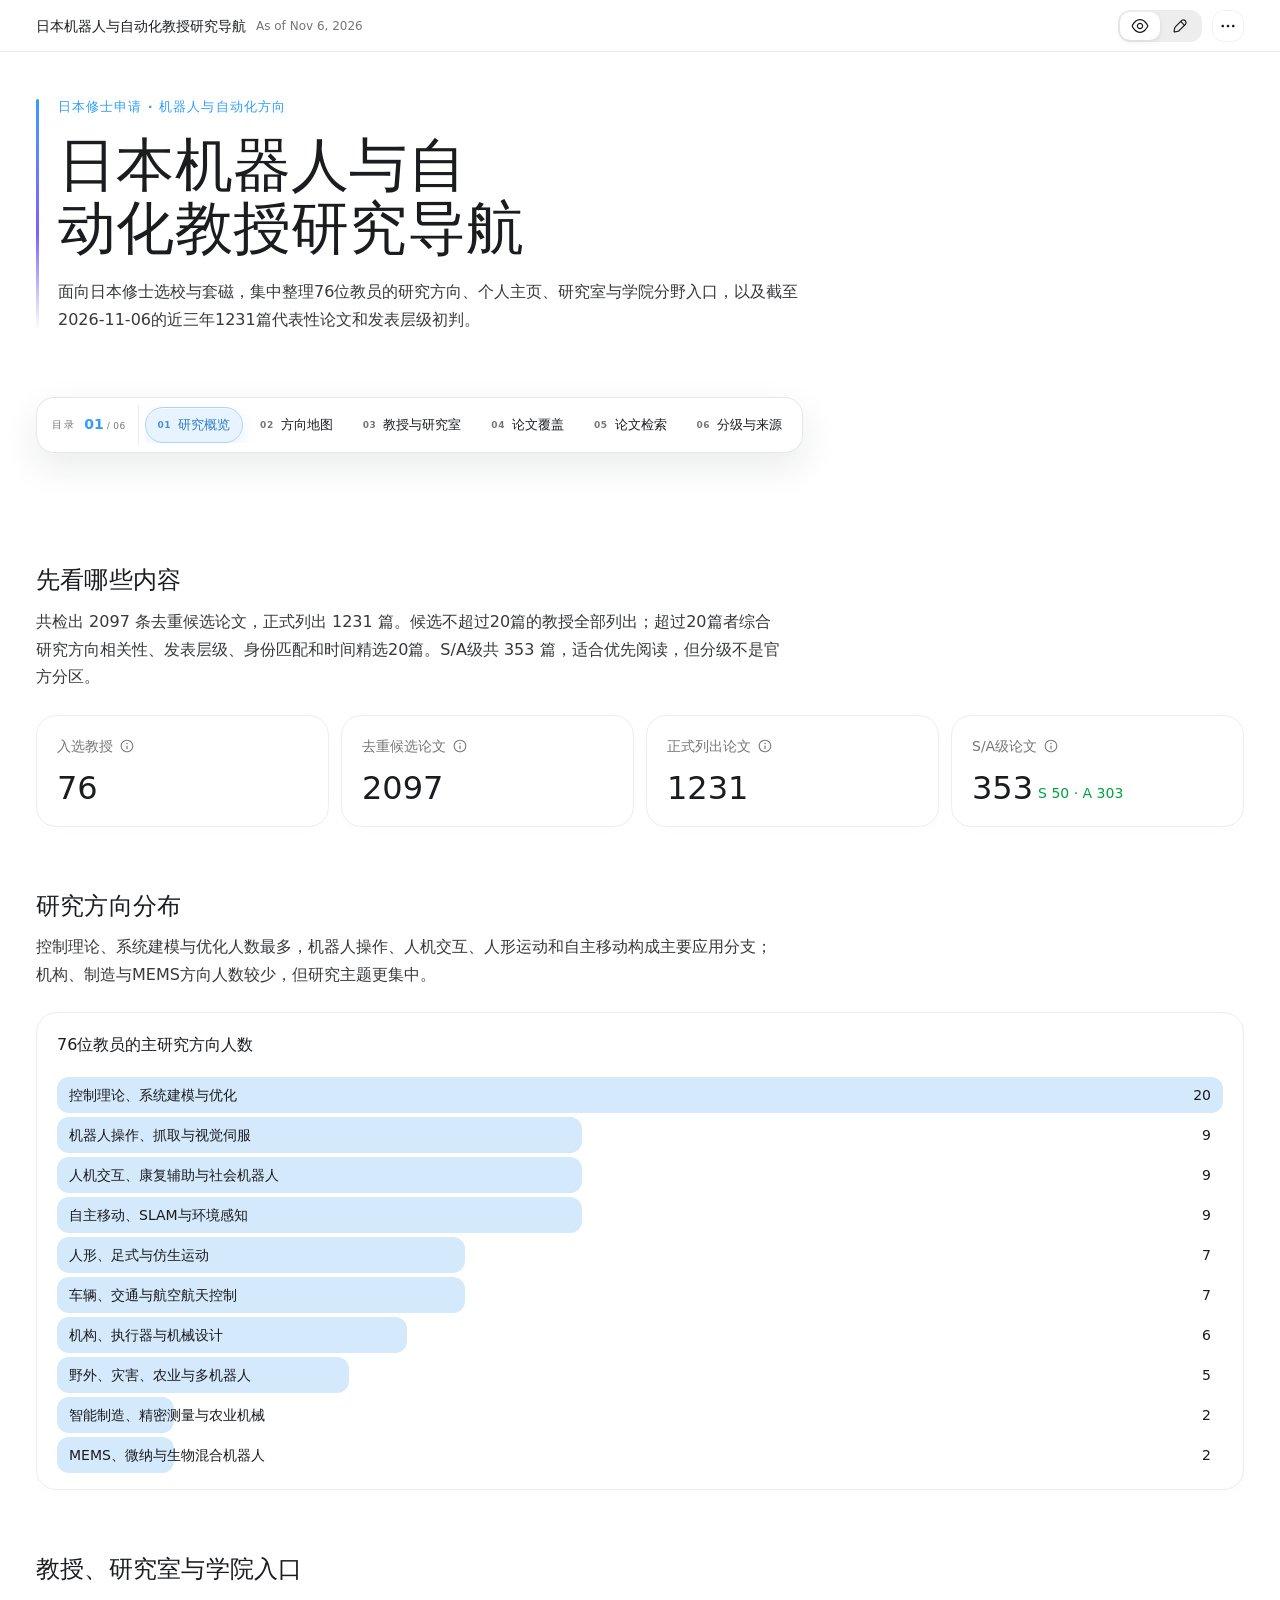
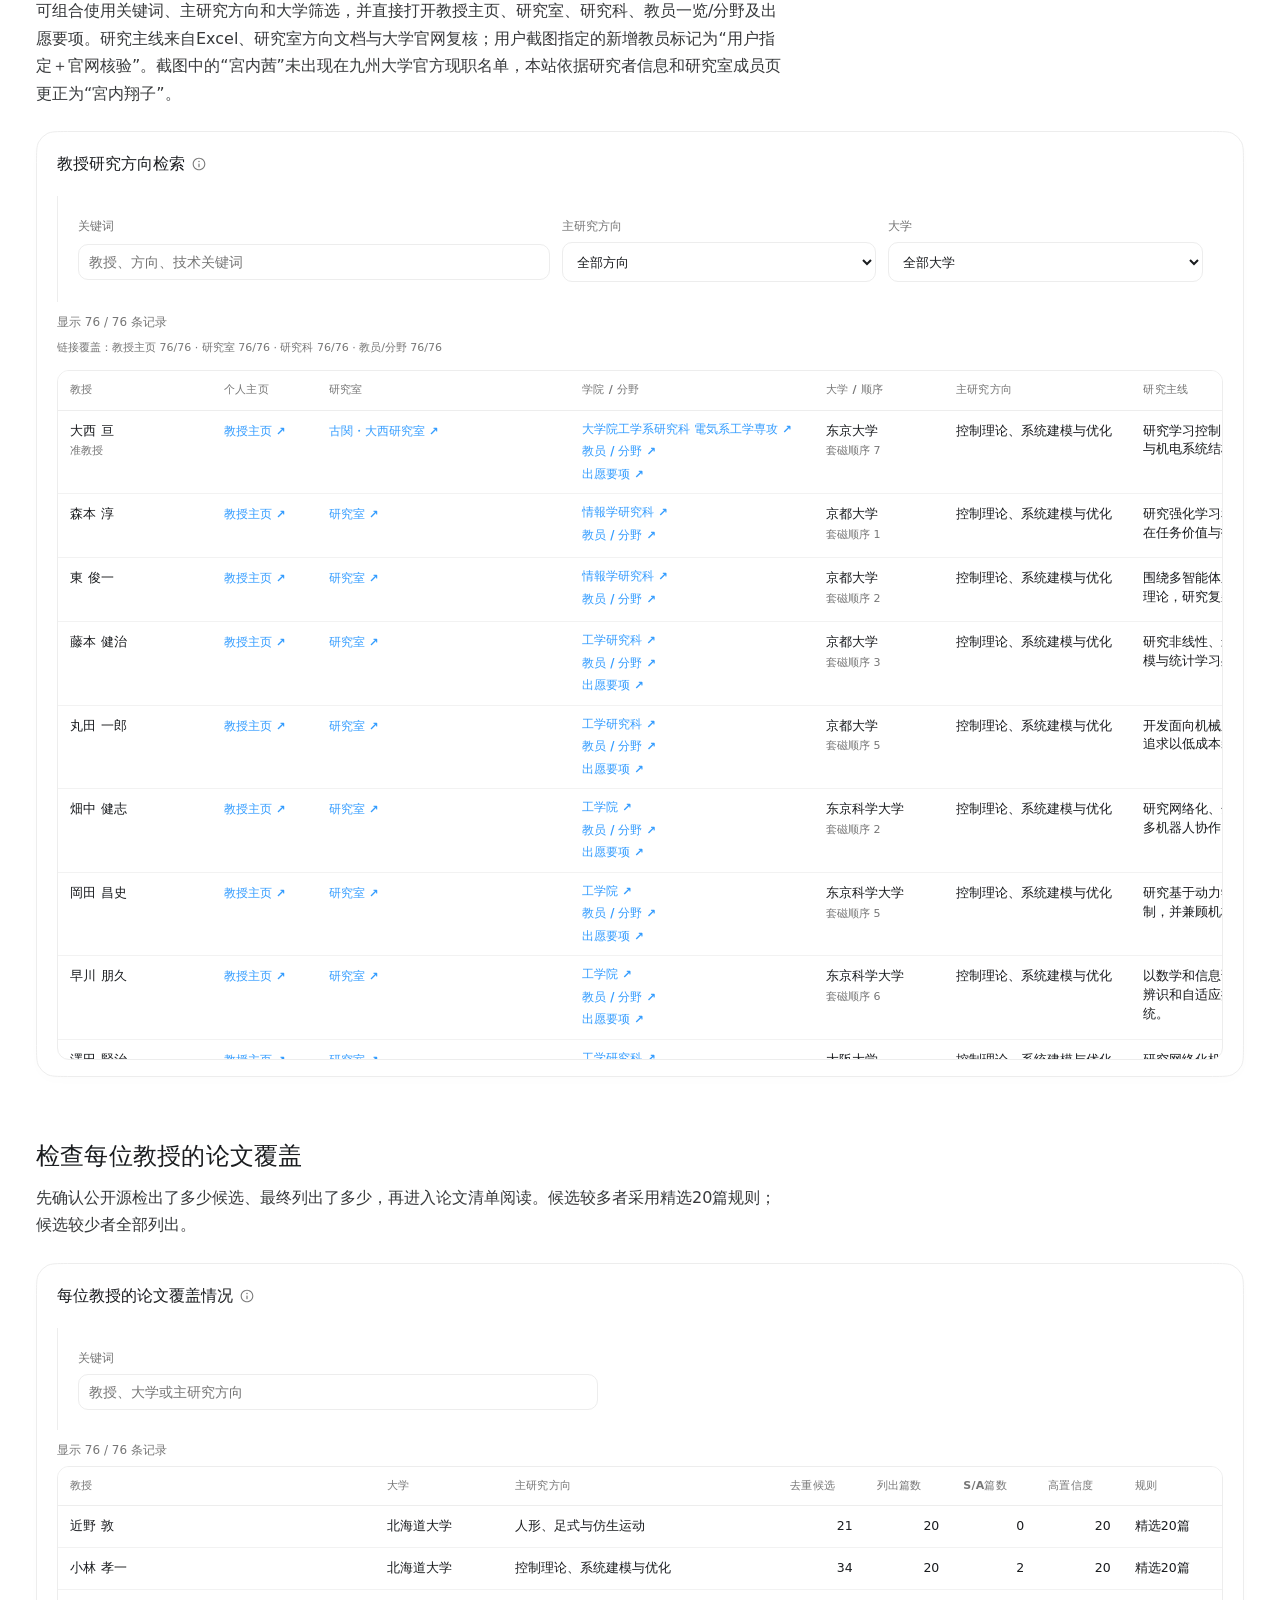
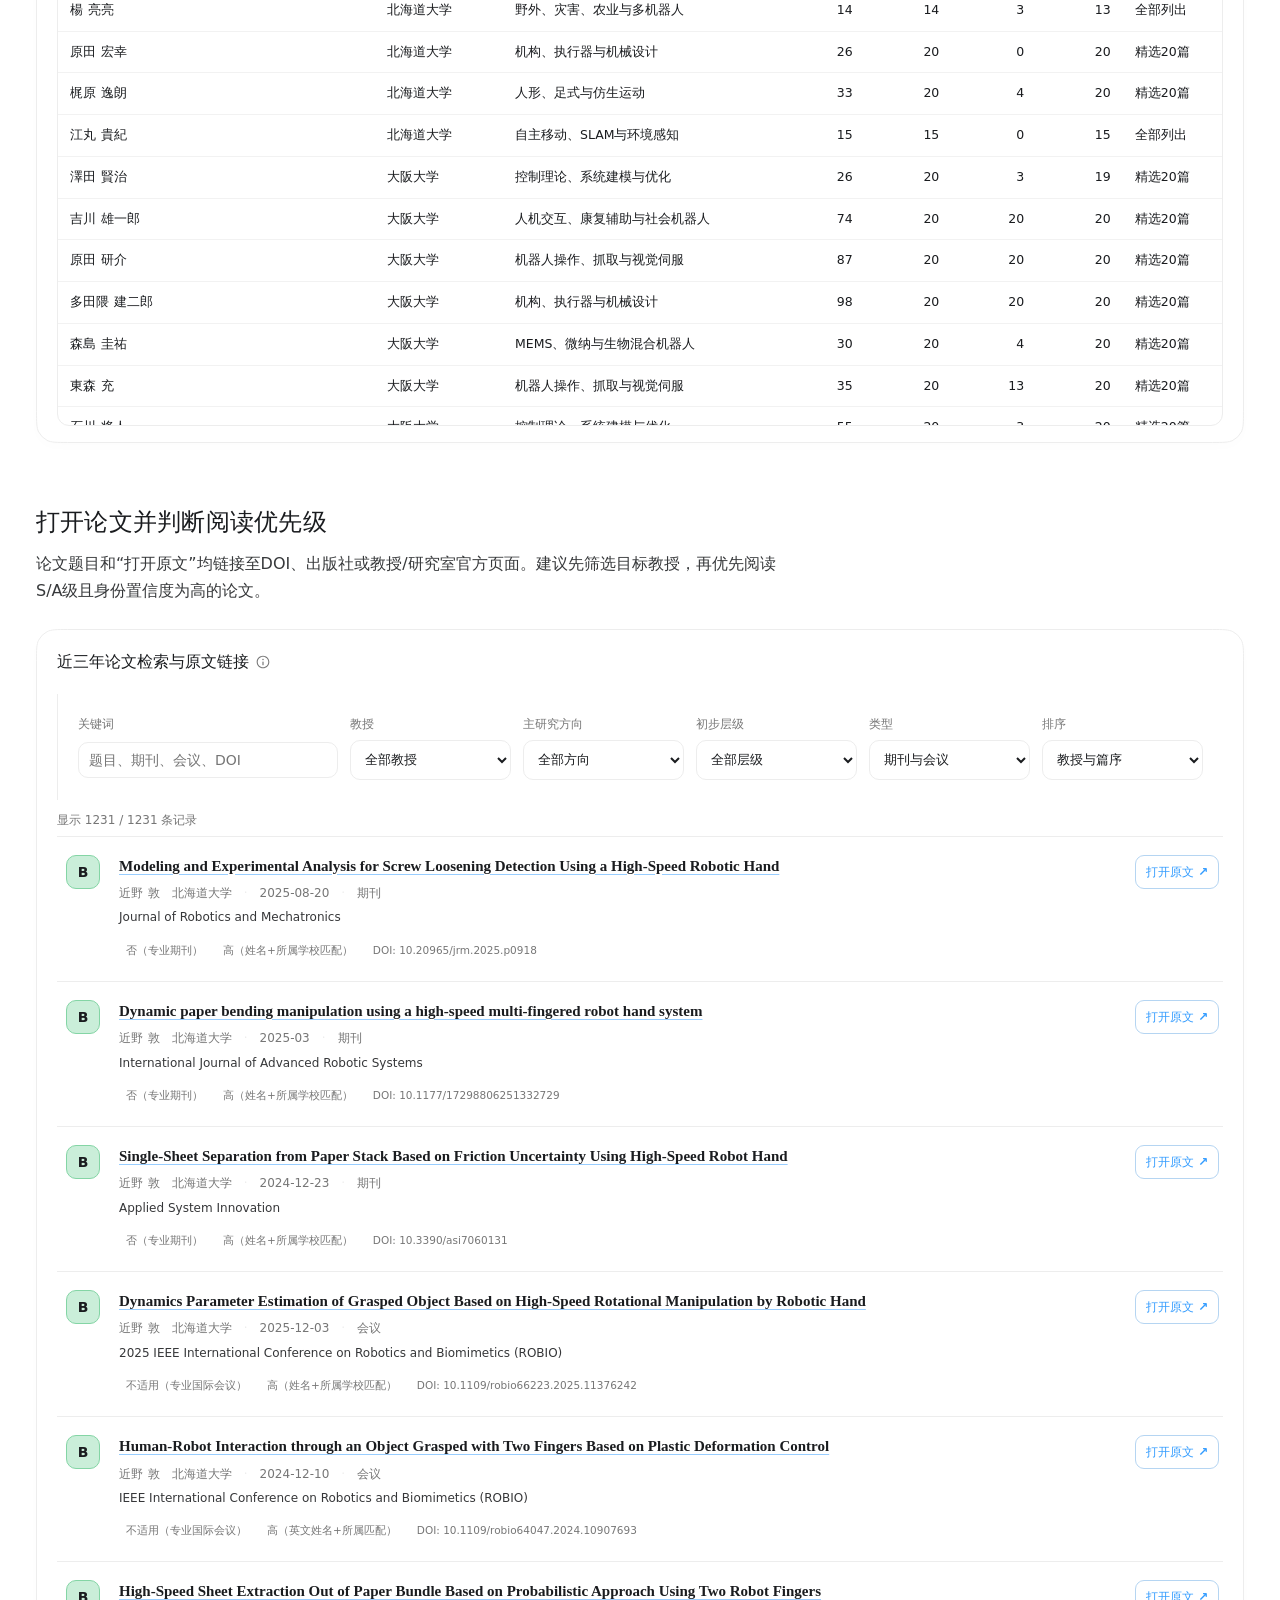
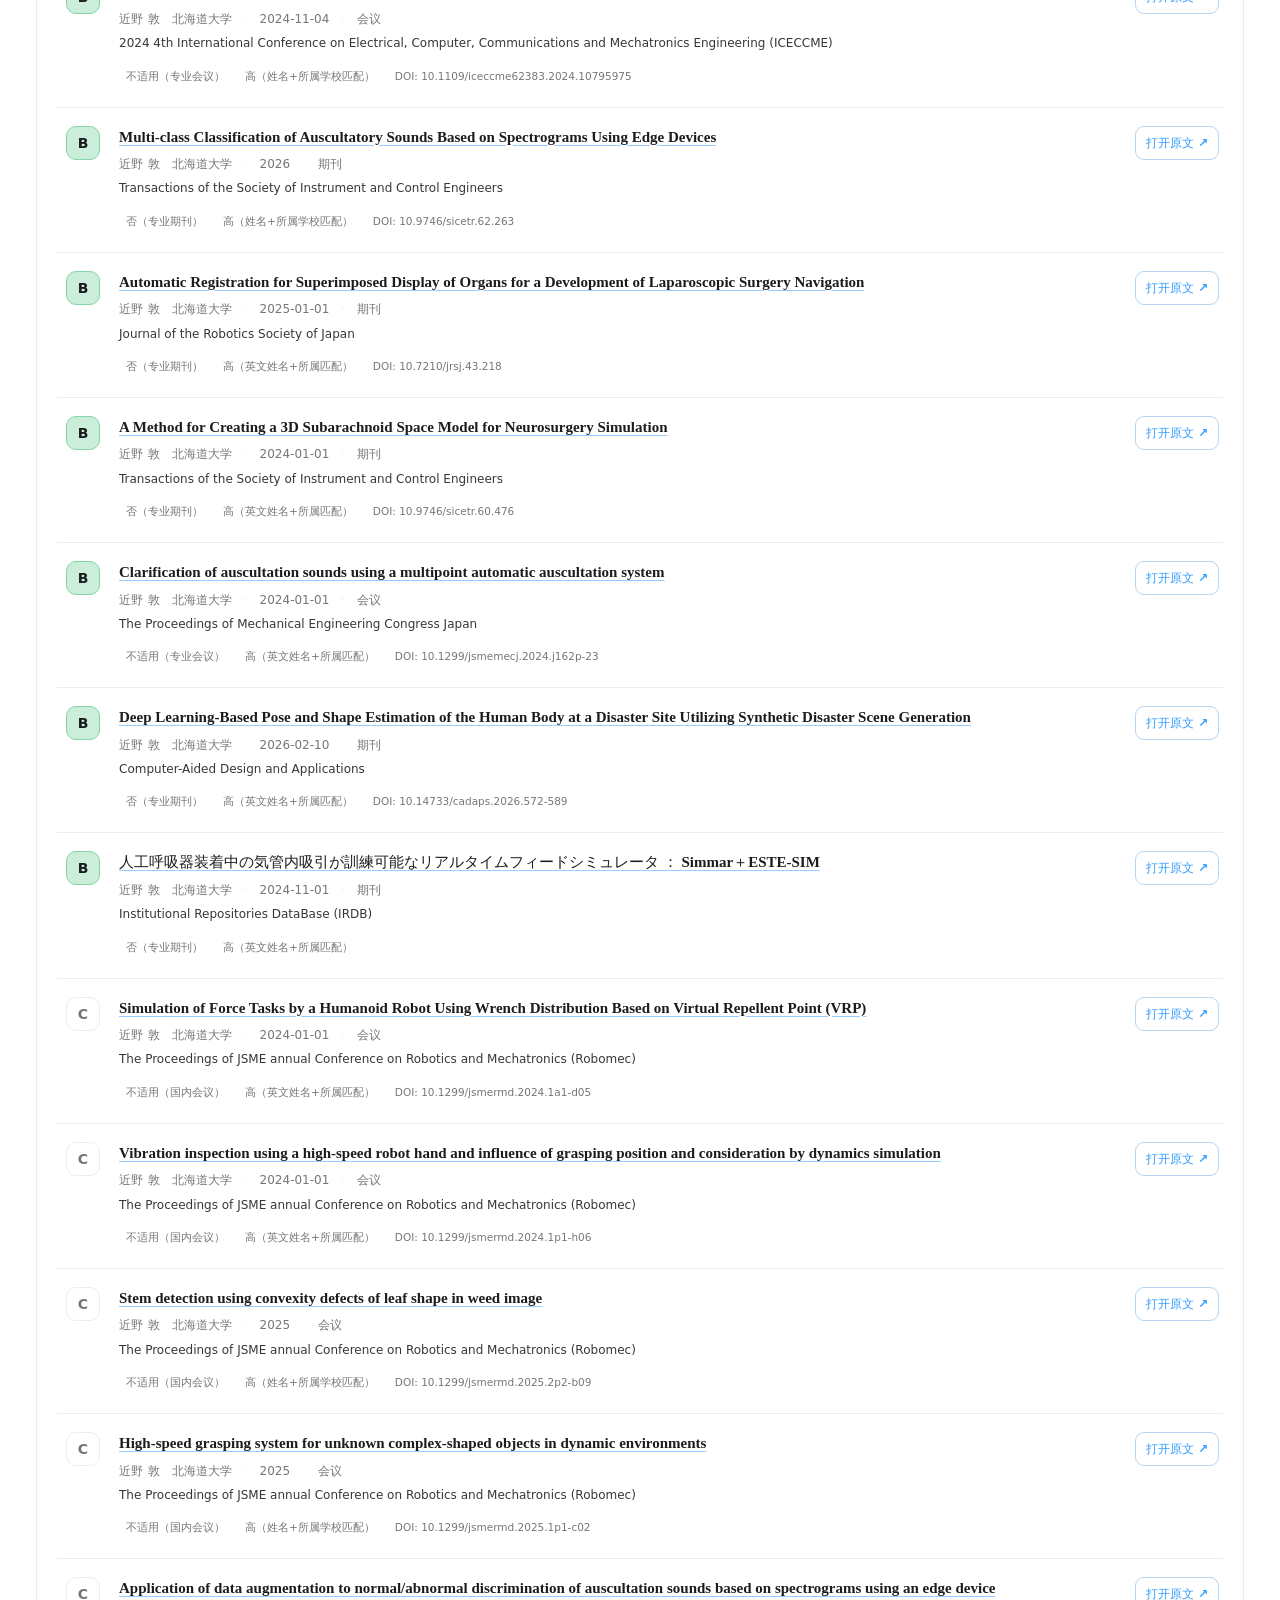
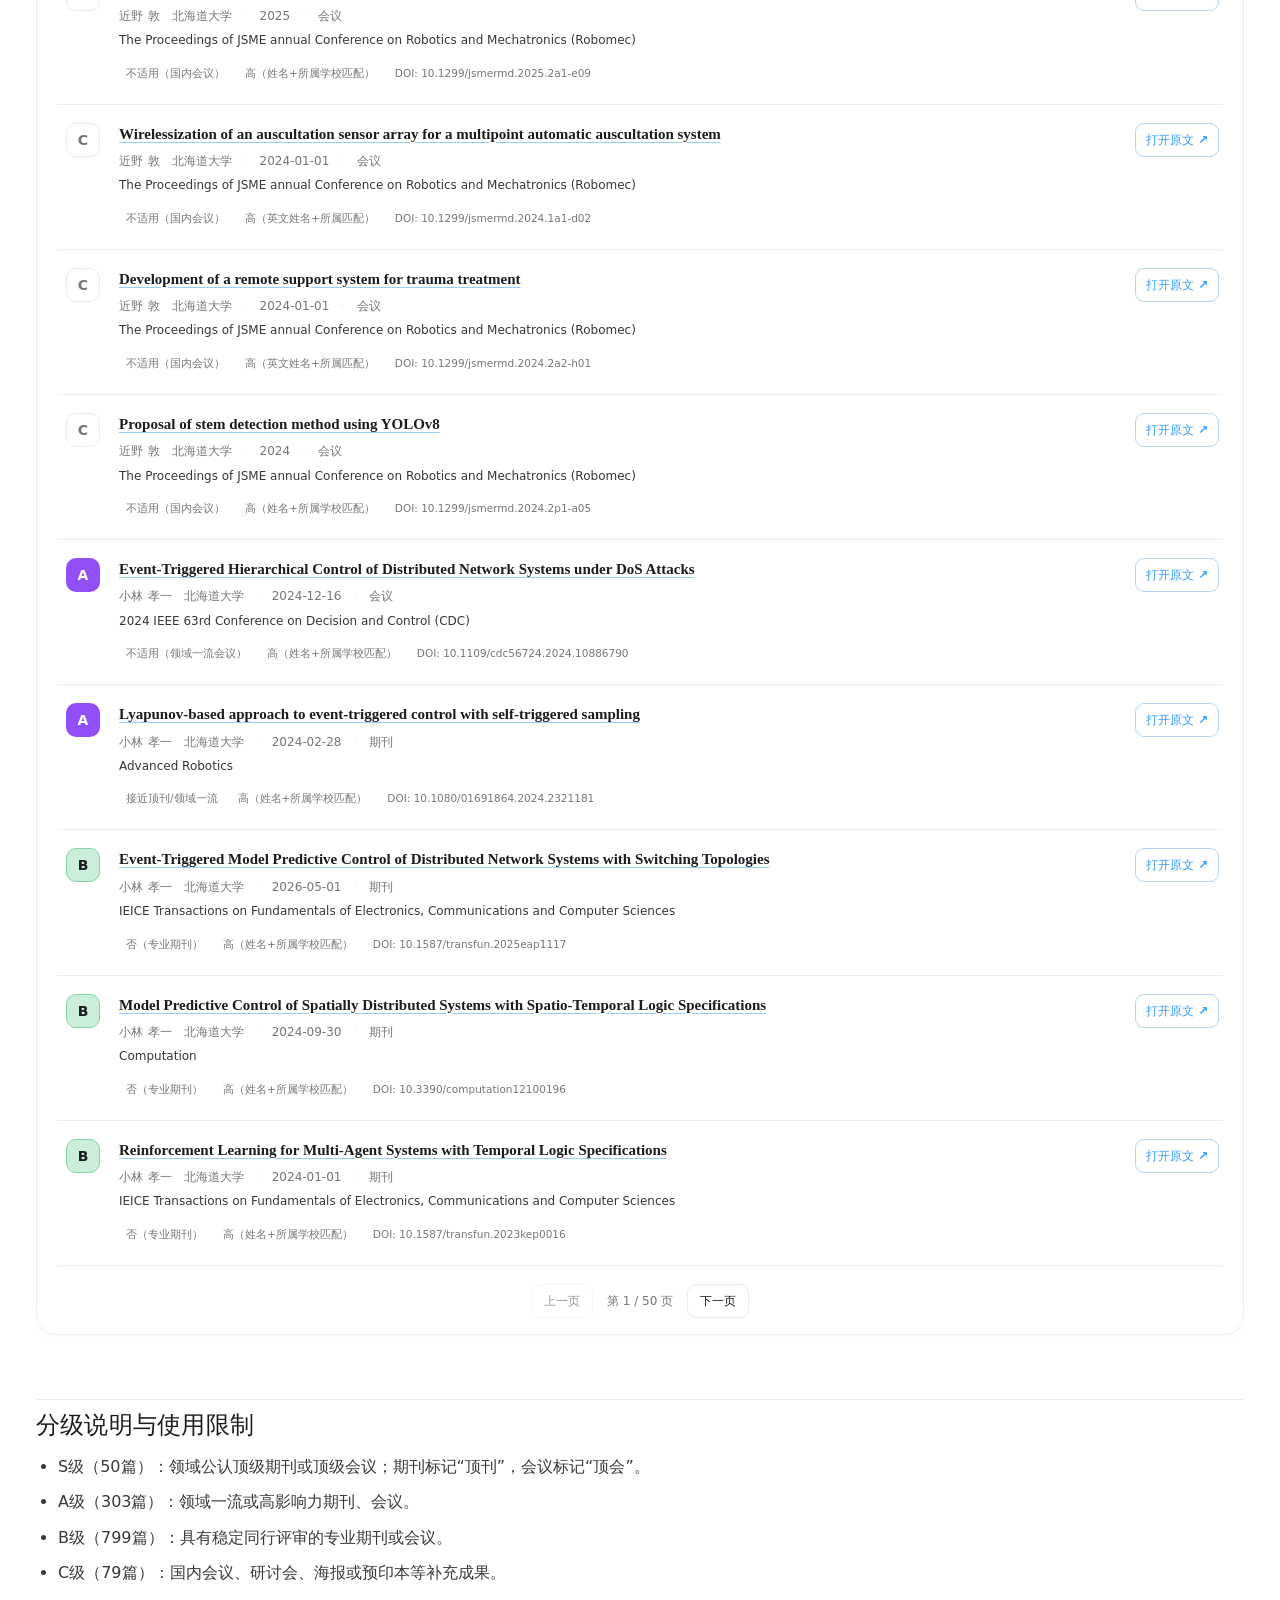
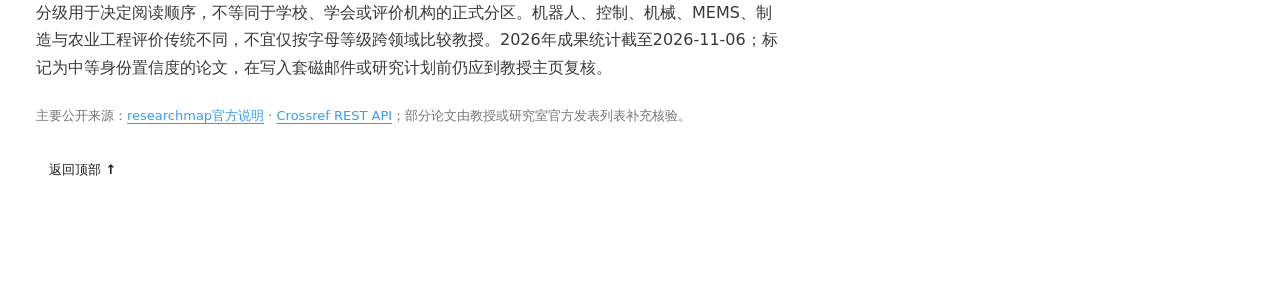
<file: index.html>
<!doctype html>
<html lang="zh-CN">
  <head>
    <meta charset="utf-8" />
    <meta name="viewport" content="width=device-width, initial-scale=1" />
    <meta name="color-scheme" content="light dark" />
    <link rel="icon" type="image/png" href="./favicon.png" />
    <title>日本机器人与自动化教授研究导航</title>
    <script type="module" crossorigin src="./assets/app-Did-xVj-.js"></script>
    <link rel="modulepreload" crossorigin href="./assets/rolldown-runtime-QTnfLwEv.js">
    <link rel="modulepreload" crossorigin href="./assets/vendor-charts-Ri6Q9PJB.js">
    <link rel="modulepreload" crossorigin href="./assets/vendor-editor-CQiS5RXx.js">
    <link rel="modulepreload" crossorigin href="./assets/vendor-core-CW1wiS96.js">
    <link rel="modulepreload" crossorigin href="./assets/vendor-react-C1ebfL6a.js">
    <link rel="modulepreload" crossorigin href="./assets/vendor-ui-D9hC4mH7.js">
    <link rel="stylesheet" crossorigin href="./assets/index-DrDRfuXj.css">
    <meta name="data-app-snapshot-sha256" content="480e76e4f23c3e7e33f9a7ff3281815fda9e8134f63cea428a97055ca5a772c1">
  </head>
  <body>
    <div id="root"></div>
  </body>
</html>
</file>
<file: assets/index-DrDRfuXj.css>
:root{--lightningcss-light:initial;--lightningcss-dark: ;color-scheme:light dark;--adaptive-theme:1;--font-sans-default:"Segoe UI Variable", "Inter", "IBM Plex Sans", "Noto Sans SC", "Source Han Sans SC", "PingFang SC", "Microsoft YaHei UI", "Noto Sans JP", "Yu Gothic UI", -apple-system-body, ui-sans-serif, -apple-system, system-ui, "Segoe UI", Helvetica, Arial, sans-serif, "Apple Color Emoji", "Segoe UI Emoji", "Segoe UI Symbol";--font-sans:var(--vscode-font-family,var(--font-sans-default));--background:var(--color-token-main-surface-primary,var(--color-background-surface,var(--lightningcss-light,#fff)var(--lightningcss-dark,#181818)));--surface:var(--color-background-elevated-secondary-opaque,var(--lightningcss-light,#fcfcfc)var(--lightningcss-dark,#212121));--surface-raised:var(--color-token-dropdown-background,var(--lightningcss-light,#fff)var(--lightningcss-dark,#282828));--muted:var(--lightningcss-light,#f7f7f7)var(--lightningcss-dark,#282828);--control:var(--color-background-control-opaque,var(--lightningcss-light,#fff)var(--lightningcss-dark,#212121));--control-hover:var(--lightningcss-light,#f2f2f2)var(--lightningcss-dark,#303030);--interaction-hover:var(--muted);--interaction-active:var(--control-hover);--text:var(--color-token-foreground,var(--color-text-foreground,var(--lightningcss-light,#1a1c1f)var(--lightningcss-dark,#fff)));--secondary:var(--color-token-description-foreground,var(--lightningcss-light,#767676)var(--lightningcss-dark,#afafaf));--border:var(--color-token-border,var(--color-border,var(--lightningcss-light,#ededed)var(--lightningcss-dark,#303030)));--border-strong:var(--color-border-heavy,var(--lightningcss-light,#dfdfdf)var(--lightningcss-dark,#414141));--accent:var(--color-text-accent,var(--lightningcss-light,#339cff)var(--lightningcss-dark,#99ceff));--positive:var(--color-text-success,var(--lightningcss-light,#00a240)var(--lightningcss-dark,#40c977));--negative:var(--color-text-error,var(--lightningcss-light,#e02e2a)var(--lightningcss-dark,#ff6764));--chart-1:var(--lightningcss-light,#0285ff)var(--lightningcss-dark,#66b5ff);--chart-2:var(--lightningcss-light,#924ff7)var(--lightningcss-dark,#ad7bf9);--chart-3:var(--lightningcss-light,#04b84c)var(--lightningcss-dark,#40c977);--chart-4:var(--lightningcss-light,#fb6a22)var(--lightningcss-dark,#ff8549);--chart-5:var(--lightningcss-light,#ff66ad)var(--lightningcss-dark,#ff8cc1);--chart-6:var(--lightningcss-light,#ffc300)var(--lightningcss-dark,#ffd240);--chart-7:var(--lightningcss-light,#fa423e)var(--lightningcss-dark,#ff6764);--chart-8:var(--lightningcss-light,#8f8f8f)var(--lightningcss-dark,#afafaf);--chart-neutral-fill:color-mix(in srgb, var(--text) 3%, var(--surface));--ranked-list-fill:color-mix(in srgb, var(--chart-1) 16%, var(--surface));--ranked-list-fill-hover:color-mix(in srgb, var(--chart-1) 24%, var(--surface));--movement-positive:color-mix(in srgb, var(--positive) 75%, var(--text));--movement-negative:color-mix(in srgb, var(--negative) 75%, var(--text));--movement-total:var(--secondary);--card-radius:16px;--data-card-radius:20px;--data-card-background:var(--background);--control-radius:12px;--mark-radius:8;--card-shadow:0 4px 12px #00000003;--shadow:0 8px 16px -4px #0000001f}@media (prefers-color-scheme:dark){:root{--lightningcss-light: ;--lightningcss-dark:initial}}:root:not([data-app-theme]),:root:is([data-app-theme=original],[data-app-theme=codex-classic]){--dashboard-background:var(--lightningcss-light,color-mix(in srgb, var(--background) 98.6%, var(--text)))var(--lightningcss-dark,var(--background))}:root{--spacing:.25rem;--space-1:var(--spacing);--space-2:calc(var(--spacing) * 2);--space-3:calc(var(--spacing) * 3);--space-4:calc(var(--spacing) * 4);--space-5:calc(var(--spacing) * 5);--space-6:calc(var(--spacing) * 6);--data-card-gap:20px;--data-metric-gap:12px;--data-section-gap:40px;--data-section-content-gap:20px;--data-after-metrics-gap:32px;--radius-2xs:2px;--radius-xs:4px;--radius-sm:6px;--radius-md:8px;--radius-lg:10px;--radius-xl:12px;--radius-2xl:16px;--radius-3xl:20px;--radius-4xl:24px;--radius-full:9999px;--shadow-sm:0 1px 2px -1px #00000014;--shadow-md:0 2px 4px -1px #00000014;--shadow-lg:0 4px 8px -2px #0000001a;--shadow-xl:0 8px 16px -4px #0000001f;--shadow-2xl:0 16px 32px -8px #00000030;--shadow-hairline:0 0 0 .5px color-mix(in srgb, var(--text) 14%, transparent);--text-xs-size:12px;--text-xs-line:16px;--text-sm-size:14px;--text-sm-line:20px;--text-md-size:16px;--text-md-line:24px;--text-lg-size:18px;--text-lg-line:28px;--text-xl-size:20px;--text-xl-line:28px;--text-title-2-tracking:normal;--text-title-3-tracking:normal;--text-large-title-tracking:normal;--inverse-surface:var(--color-background-primary-solid,#111);--inverse-surface-hover:var(--color-background-primary-solid-hover,#000);--inverse-text:var(--color-text-primary-solid,#fff);--danger-surface:var(--color-background-danger-solid,var(--negative));--danger-text:var(--color-text-danger-solid,#fff);--radius-small:var(--radius-md,8px);--layer-header:30;--layer-tooltip:50;--layer-drag:1000;--layer-tooltip-portal:1100;--motion-duration-fast:.15s;--motion-duration-standard:.3s;--motion-duration-segmented:.3s;--motion-easing-emphasized:cubic-bezier(.23, 1, .32, 1);--motion-easing-segmented:cubic-bezier(.23, 1, .32, 1);--motion-easing-out-quint:cubic-bezier(.23, 1, .32, 1);--block-drag-activation-distance:6;--block-drag-lift:-5px;--block-drag-scale:1.015;--block-drag-preview-opacity:.97;--block-drag-source-opacity:.24;--block-drag-max-tilt:1.5;--block-drag-velocity-smoothing:.18;--block-drag-direction-dead-zone:.04;--block-drag-rotation-duration:.1s;--block-drag-reorder-duration:.22s;--block-drag-drop-duration:.22s;--block-drag-reorder-easing:var(--motion-easing-emphasized);--block-drag-insertion-hysteresis:10;--block-drag-scroll-edge:56;--block-drag-scroll-speed:18;--block-layout-min-metric-span:2;--block-layout-min-chart-span:3;--block-layout-min-custom-span:3;--block-layout-min-table-span:3;--block-layout-min-block-span:3;--block-layout-max-row-items:6;--block-layout-row-insertion-zone:40;--block-layout-row-attraction:8;--block-layout-row-hover-delay:.45s;--block-layout-touch-row-hover-delay:.65s;--block-layout-row-gap:0px;--block-layout-auto-resize:1;--dashboard-frosted-background:color-mix(in srgb, var(--background) 95%, transparent);--dashboard-frosted-blur:14px;--data-app-dashboard-content-width:1440px;--data-app-dashboard-wide-content-width:1600px;--data-app-report-evidence-width:748px;--data-app-report-prose-width:748px;--data-app-dashboard-gutter:32px;--data-app-report-gutter:36px;--data-app-dashboard-mobile-gutter:16px;--data-app-report-mobile-gutter:20px;--report-comparison-fill:var(--lightningcss-light,#d4d4d4)var(--lightningcss-dark,#929292);--dashboard-content-max-width:calc(var(--data-app-dashboard-content-width) + 2 * var(--data-app-dashboard-gutter));--dashboard-content-gutter:var(--data-app-dashboard-gutter);--dashboard-content-mobile-gutter:var(--data-app-dashboard-mobile-gutter);font-family:var(--font-sans);font-synthesis:none;text-rendering:optimizelegibility;-webkit-font-smoothing:antialiased}@property --dashboard-tabs-visible-height{syntax:"<length>";inherits:true;initial-value:0}.dashboard-root{--dashboard-topbar-base-height:52px;--dashboard-tabs-expanded-height:36px;--dashboard-tabs-visible-height:0px;--dashboard-tabs-height-duration:var(--motion-duration-fast);--dashboard-tabs-height-easing:var(--motion-easing-emphasized)}.dashboard-root:has(>.dashboard-topbar[data-tabs-motion-ready]){transition:--dashboard-tabs-visible-height var(--dashboard-tabs-height-duration) var(--dashboard-tabs-height-easing)}.dashboard-root:has(>[data-data-app-content=dashboard]){background:var(--dashboard-background,var(--background));min-height:100dvh}.dashboard-root:has(>.dashboard-topbar>.dashboard-tabs-collapse.is-open){--dashboard-tabs-visible-height:var(--dashboard-tabs-expanded-height)}html{overflow-x:clip}*{box-sizing:border-box}body{background:var(--background);color:var(--text);font-size:var(--text-sm-size);line-height:var(--text-sm-line);margin:0;overflow-x:clip}:where(main[data-data-app-content=dashboard]){padding-block:24px 96px}main[data-data-app-content=dashboard]{width:100%;max-width:calc(var(--data-app-content-width,var(--data-app-dashboard-content-width)) + 2 * var(--data-app-layout-gutter,var(--data-app-dashboard-gutter)));padding-inline:var(--data-app-layout-gutter,var(--data-app-dashboard-gutter));margin-inline:auto}@media (width<=650px){:where(main[data-data-app-content=dashboard]){padding-block:18px 56px}main[data-data-app-content=dashboard]{padding-inline:var(--data-app-dashboard-mobile-gutter)}}body[data-scroll-locked]:has(.select-content[data-state=open]){margin-right:0!important;padding-right:0!important;overflow:clip visible!important}:root[data-app-theme]:not([data-app-theme=original]) :is(main,.dashboard-topbar,.source-sidebar,[role=dialog]) :is(h1,h2,h3,h4,h5,h6,p,span,strong,b,em,dt,dd,li,th,td,button,input,select,textarea,label) :not(pre *,code *){font-family:var(--font-sans)}button,input,select,textarea{color:inherit;font:inherit}button{cursor:pointer}.visually-hidden{clip-path:inset(50%);white-space:nowrap;border:0;width:1px;height:1px;margin:-1px;padding:0;position:absolute;overflow:hidden}button:focus-visible,input:focus-visible,textarea:focus-visible,[role=menuitem]:focus-visible{outline:2px solid var(--accent);outline-offset:2px}.filters,.component-header,.component-title,.dialog-header,.tabs,.toolbar{align-items:center;display:flex}.source-label,.table th,.axis-label{color:var(--secondary)}.topbar-mode-switcher{--topbar-mode-inset:2px;--topbar-mode-inner-radius:max(0px, calc(var(--radius-md) - var(--topbar-mode-inset)));height:32px;padding:var(--topbar-mode-inset);border-radius:var(--radius-md);background:var(--data-app-safe-chrome-track,var(--muted));display:flex;position:relative}.topbar-mode-indicator{top:var(--topbar-mode-inset);left:var(--topbar-mode-inset);border-radius:var(--topbar-mode-inner-radius);background:var(--data-app-safe-chrome-indicator,var(--surface-raised));width:40px;height:28px;transition:transform var(--motion-duration-segmented) var(--motion-easing-segmented);position:absolute;box-shadow:0 2px 5px #00000014}:root[data-color-scheme=dark] .topbar-mode-indicator{background:var(--data-app-safe-chrome-indicator,color-mix(in srgb, var(--surface-raised) 82%, var(--text)));box-shadow:inset 0 0 0 1px #ffffff14,0 1px 3px #0000002e}.topbar-mode-switcher button{z-index:1;border-radius:var(--topbar-mode-inner-radius);width:40px;height:28px;color:var(--data-app-safe-chrome-foreground,var(--secondary));background:0 0;border:0;place-items:center;padding:0;display:grid;position:relative}.topbar-mode-switcher button[aria-pressed=true]{color:var(--data-app-safe-chrome-indicator-text,var(--text))}.topbar-mode-switcher button:hover{color:var(--data-app-safe-chrome-foreground,var(--text))}.topbar-mode-switcher button[aria-pressed=true]:hover{color:var(--data-app-safe-chrome-indicator-text,var(--text))}.dashboard-tooltip{border:1px solid var(--border);border-radius:var(--radius-small);background:var(--surface-raised);color:var(--text);opacity:0;pointer-events:none;transition:opacity var(--motion-duration-fast) ease, transform var(--motion-duration-fast) ease;white-space:nowrap;padding:5px 8px;font-size:12px;line-height:16px}.topbar-mode-tooltip{z-index:var(--layer-tooltip);position:absolute;top:calc(100% + 8px);left:50%;transform:translate(-50%,-2px)}.history-tooltip-trigger{display:inline-flex;position:relative}.history-tooltip-trigger:hover .topbar-mode-tooltip,.topbar-mode-switcher button:hover .topbar-mode-tooltip,.topbar-mode-switcher button:focus-visible .topbar-mode-tooltip{opacity:1;transform:translate(-50%)}.history-tooltip-trigger:has(button:focus-visible) .topbar-mode-tooltip{opacity:1;transform:translate(-50%)}.dashboard-topbar{box-sizing:border-box;z-index:var(--layer-header);border-bottom:var(--hairline,1px) solid var(--border);background:var(--data-app-chrome-background,var(--dashboard-frosted-background));width:100%;min-height:52px;color:var(--data-app-chrome-text,var(--text));-webkit-backdrop-filter:blur(var(--dashboard-frosted-blur));backdrop-filter:blur(var(--dashboard-frosted-blur));position:sticky;top:0}header[data-data-app-chrome=topbar],header[data-data-app-chrome=topbar] :is(strong,span,button,a){font-family:var(--font-sans-default)!important}:root:not([data-app-theme]) header[data-data-app-chrome=topbar],:root:not([data-app-theme]) header[data-data-app-chrome=topbar] :is(strong,span,button,a),:root:is([data-app-theme=original],[data-app-theme=codex-classic]) header[data-data-app-chrome=topbar],:root:is([data-app-theme=original],[data-app-theme=codex-classic]) header[data-data-app-chrome=topbar] :is(strong,span,button,a){font-family:var(--vscode-font-family,var(--font-sans-default))!important}:root:not([data-app-theme]) .topbar-mode-switcher,:root:is([data-app-theme=original],[data-app-theme=codex-classic]) .topbar-mode-switcher{--topbar-mode-inner-radius:max(0px, calc(var(--radius-xl) - var(--topbar-mode-inset)));border-radius:var(--radius-xl)}:root:not([data-app-theme]) :is(.dashboard-publish-button,.dashboard-header-action-button,.freshness-button,.menu-item,.icon-button,.scenario-reset),:root:is([data-app-theme=original],[data-app-theme=codex-classic]) :is(.dashboard-publish-button,.dashboard-header-action-button,.freshness-button,.menu-item,.icon-button,.scenario-reset){border-radius:var(--radius-xl)}.dashboard-tabs-collapse{grid-template-rows:var(--dashboard-tabs-visible-height);opacity:0;pointer-events:none;transition:opacity var(--dashboard-tabs-height-duration) var(--dashboard-tabs-height-easing);display:grid;overflow:visible}.dashboard-tabs-collapse.is-open{opacity:1;pointer-events:auto}.dashboard-tabs-collapse-inner{opacity:0;min-height:0;transform:translateY(calc(var(--dashboard-tabs-visible-height) - var(--dashboard-tabs-expanded-height)));transition:opacity var(--dashboard-tabs-height-duration) var(--dashboard-tabs-height-easing);overflow:visible}.dashboard-tabs-collapse.is-open .dashboard-tabs-collapse-inner{opacity:1}.dashboard-chrome-inner{width:var(--data-app-safe-chrome-width,min(var(--dashboard-content-max-width), 100%));margin-inline:var(--data-app-safe-chrome-margin,auto);padding-inline-start:var(--data-app-safe-chrome-inset-start,var(--dashboard-content-gutter));padding-inline-end:var(--data-app-safe-chrome-inset-end,var(--dashboard-content-gutter))}.dashboard-topbar-inner{justify-content:space-between;align-items:center;gap:var(--space-3);min-height:51px;display:flex}.dashboard-tabs-row{min-width:0}.dashboard-tabs-inner{scrollbar-width:none;margin-top:-14px;margin-bottom:-1px;padding-top:8px;padding-bottom:1px;overflow-x:auto}.dashboard-tabs-inner::-webkit-scrollbar{display:none}.dashboard-tabs{--dashboard-tab-reorder-duration:var(--motion-duration-standard);--dashboard-tab-reorder-easing:var(--motion-easing-emphasized);--dashboard-tab-drag-source-opacity:.18;--dashboard-tab-drag-source-fade-duration:80ms;align-items:flex-end;gap:4px;min-width:max-content;display:flex;position:relative}.dashboard-tabs>.tab-active-indicator{bottom:-1px}.dashboard-tab{min-height:42px;color:var(--secondary);background:0 0;border:0;place-items:center;padding:0 10px 6px;font-size:14px;display:inline-grid;position:relative}.dashboard-tab-item{flex:none;display:inline-grid;position:relative}.dashboard-tab{touch-action:pan-y;max-width:180px;transition:opacity var(--dashboard-tab-drag-source-fade-duration) ease-out;-webkit-user-select:none;user-select:none;will-change:transform}.dashboard-tab-label{white-space:nowrap;min-width:0;max-width:100%;display:block;overflow:hidden}.dashboard-tab-label[data-overflowing=true]{-webkit-mask-image:linear-gradient(90deg,#000 calc(100% - 32px),#0000);mask-image:linear-gradient(90deg,#000 calc(100% - 32px),#0000)}.dashboard-tab-item:first-child .dashboard-tab{padding-left:0}.dashboard-tab-item:first-child .dashboard-tab:after{left:0}.dashboard-tab:has(.dashboard-tab-label[data-overflowing=true]):after{right:0}.dashboard-tab:after{background:var(--text);content:"";opacity:0;height:1px;position:absolute;bottom:-1px;left:10px;right:10px}.dashboard-tab[aria-selected=true]{color:var(--text)}.dashboard-tab[aria-selected=true]:after{opacity:0}.dashboard-topbar[data-mode=edit] .dashboard-tab{cursor:pointer}.dashboard-tabs.is-pressed,.dashboard-tabs.is-pressed .dashboard-tab{cursor:grabbing}.dashboard-tab.is-dragging{opacity:var(--dashboard-tab-drag-source-opacity)}.dashboard-tab-drag-preview{--dashboard-tab-drag-lift:-3px;--dashboard-tab-drag-scale:1.03;--dashboard-tab-drag-opacity:.96;--dashboard-tab-drag-rotation-left:-2.5deg;--dashboard-tab-drag-rotation-right:2.5deg;--dashboard-tab-drag-rotation-duration:90ms;--dashboard-tab-drag-rotation-easing:var(--motion-easing-emphasized);--dashboard-tab-drag-radius:var(--radius-small);--dashboard-tab-drag-shadow:var(--shadow-hairline,0 0 0 .5px color-mix(in srgb, var(--text) 14%, transparent)), var(--shadow-400,var(--shadow));--dashboard-tab-drag-z-index:var(--layer-drag);z-index:var(--dashboard-tab-drag-z-index);box-sizing:border-box;border-radius:var(--dashboard-tab-drag-radius);background:var(--surface-raised);box-shadow:var(--dashboard-tab-drag-shadow);color:var(--text);opacity:var(--dashboard-tab-drag-opacity);pointer-events:none;transform:translateY(var(--dashboard-tab-drag-lift)) rotate(var(--dashboard-tab-drag-rotation-current,0deg)) scale(var(--dashboard-tab-drag-scale));transform-origin:bottom;transition:transform var(--dashboard-tab-drag-rotation-duration) var(--dashboard-tab-drag-rotation-easing);border:0;place-items:center;font-size:14px;display:grid;position:fixed}.dashboard-tab-drag-preview[data-drag-direction="-1"]{--dashboard-tab-drag-rotation-current:var(--dashboard-tab-drag-rotation-left)}.dashboard-tab-drag-preview[data-drag-direction="1"]{--dashboard-tab-drag-rotation-current:var(--dashboard-tab-drag-rotation-right)}.dashboard-tab:hover{color:var(--text)}.dashboard-tab:focus-visible{outline:2px solid var(--accent);outline-offset:-2px}.dashboard-ask-anchor{z-index:var(--layer-tooltip-portal);width:0;height:0;transition:transform var(--dashboard-ask-resize-duration,.3s) var(--dashboard-ask-transition-ease,var(--motion-easing-segmented));position:fixed}.dashboard-ask-anchor[data-phase=compose]{transform:translate(calc(-2px - var(--dashboard-ask-compose-offset-x,0px)), var(--dashboard-ask-compose-y,4px))}.dashboard-ask-anchor[data-phase=compose][data-source=header]{transition:none}.dashboard-ask-anchor[data-phase=compose][data-source=header][data-header-morph=true]{transform:translate(var(--dashboard-ask-header-correction-x,0), var(--dashboard-ask-header-correction-y,0))}.dashboard-ask-panel{--dashboard-ask-action-size:28px;--dashboard-ask-radius:18px;bottom:var(--dashboard-ask-anchor-gap,16px);border-radius:var(--dashboard-ask-radius);background:var(--dashboard-frosted-background);width:116px;max-width:calc(100vw - 24px);height:36px;-webkit-backdrop-filter:blur(var(--dashboard-frosted-blur));box-shadow:0 var(--dashboard-ask-shadow-y,2px) var(--dashboard-ask-shadow-blur,6px) #00000014, 0 0 1px #0000009e;color:var(--text);transform-origin:50% 100%;animation:dashboard-ask-panel-in var(--dashboard-ask-enter-duration,.14s) var(--dashboard-ask-enter-ease,var(--motion-easing-segmented)) both;transition:width var(--dashboard-ask-resize-duration,.3s) var(--dashboard-ask-transition-ease,var(--motion-easing-segmented)), height var(--dashboard-ask-resize-duration,.3s) var(--dashboard-ask-transition-ease,var(--motion-easing-segmented)), border-radius var(--dashboard-ask-resize-duration,.3s) var(--dashboard-ask-transition-ease,var(--motion-easing-segmented));will-change:width, height;border:0;position:absolute;left:-58px;overflow:hidden}.dashboard-ask-panel[data-placement=below]{top:var(--dashboard-ask-anchor-gap,16px);transform-origin:50% 0;bottom:auto}.dashboard-ask-panel[data-phase=compose]{width:var(--dashboard-ask-compose-width,320px);height:var(--dashboard-ask-compose-height,96px);border-radius:var(--dashboard-ask-radius)}.dashboard-ask-panel[data-phase=compose][data-source=header]{left:calc(var(--dashboard-ask-compose-width,260px) / -2 + 2px);background:var(--surface-raised);-webkit-backdrop-filter:none;transition:none;animation:none;overflow:visible}.dashboard-ask-panel[data-phase=compose][data-source=header][data-header-morph=true]{--dashboard-ask-header-morph-easing:cubic-bezier(.23, 1, .32, 1);box-sizing:border-box;transform-origin:100%;animation:dashboard-ask-header-morph var(--dashboard-ask-header-morph-duration,.12s) var(--dashboard-ask-header-morph-easing) both;inset:-18px 0 auto auto}.dashboard-ask-panel[data-phase=compose][data-source=header][data-header-morph=true] .dashboard-ask-compose{left:auto;right:0}.dashboard-ask-panel[data-phase=compose][data-source=header][data-header-morph=true] .dashboard-ask-compose footer{animation:dashboard-ask-header-submit-in var(--dashboard-ask-header-morph-duration,.12s) var(--dashboard-ask-header-morph-easing) both}.dashboard-ask-anchor[data-header-morph=true]:not([data-composer-expanded=true]) .dashboard-ask-panel{border-radius:var(--dashboard-ask-trigger-radius,var(--radius-md))}.dashboard-ask-panel[data-phase=compose][data-source=header][data-header-morph=true][data-closing=true]{pointer-events:none;animation-name:dashboard-ask-header-unmorph;animation-duration:var(--dashboard-ask-header-unmorph-duration,.17s)}.dashboard-ask-panel[data-phase=compose][data-source=header][data-header-morph=true][data-closing=true]:not([data-has-question=true]) .dashboard-ask-compose footer{animation-name:dashboard-ask-header-submit-out;animation-duration:var(--dashboard-ask-header-unmorph-duration,.17s)}.dashboard-ask-panel[data-phase=compose][data-source=header][data-header-morph=true][data-closing=true][data-has-question=true] .dashboard-ask-compose{animation:dashboard-ask-header-content-out var(--dashboard-ask-header-unmorph-duration,.17s) var(--dashboard-ask-header-morph-easing) both}.dashboard-ask-panel[data-phase=compose][data-source=header][data-header-morph=true][data-closing=true] .dashboard-ask-shared-prompt{left:var(--dashboard-ask-trigger-label-inset,11px);color:var(--dashboard-ask-trigger-color,var(--text))}.dashboard-ask-panel[data-phase=compose][data-source=header][data-header-morph=true][data-closing=true][data-has-question=true] .dashboard-ask-shared-prompt{animation:dashboard-ask-header-label-in var(--dashboard-ask-header-unmorph-duration,.17s) var(--dashboard-ask-header-morph-easing) both}@keyframes dashboard-ask-header-morph{0%{width:var(--dashboard-ask-trigger-width,116px);height:var(--dashboard-ask-trigger-height,32px);top:calc(var(--dashboard-ask-trigger-height,32px) / -2);border:var(--dashboard-ask-trigger-border-width,1px) solid var(--dashboard-ask-trigger-border-color,transparent);background:var(--dashboard-ask-trigger-background,transparent);box-shadow:var(--dashboard-ask-trigger-box-shadow,none);overflow:hidden}99%{overflow:hidden}to{width:var(--dashboard-ask-compose-width,260px);height:var(--dashboard-ask-compose-height,36px);background:var(--surface-raised);box-shadow:0 var(--dashboard-ask-shadow-y,2px) var(--dashboard-ask-shadow-blur,6px) #00000014, 0 0 1px #0000009e;border:0 solid #0000;top:-18px;overflow:visible}}@keyframes dashboard-ask-header-unmorph{0%{width:var(--dashboard-ask-compose-width,260px);height:var(--dashboard-ask-compose-height,36px);background:var(--surface-raised);box-shadow:0 var(--dashboard-ask-shadow-y,2px) var(--dashboard-ask-shadow-blur,6px) #00000014, 0 0 1px #0000009e;border:0 solid #0000;top:-18px;overflow:hidden}to{width:var(--dashboard-ask-trigger-width,116px);height:var(--dashboard-ask-trigger-height,32px);top:calc(var(--dashboard-ask-trigger-height,32px) / -2);border:var(--dashboard-ask-trigger-border-width,1px) solid var(--dashboard-ask-trigger-border-color,transparent);box-shadow:none;background:0 0;overflow:hidden}}@keyframes dashboard-ask-header-submit-in{0%{opacity:0}to{opacity:1}}@keyframes dashboard-ask-header-submit-out{0%{opacity:1}to{opacity:0}}@keyframes dashboard-ask-header-content-out{0%{opacity:1}45%,to{opacity:0}}@keyframes dashboard-ask-header-label-in{0%,35%{opacity:0}to{opacity:1}}.dashboard-ask-panel[data-phase=compose].is-shaking{will-change:transform;animation:.28s linear dashboard-ask-compose-shake}@keyframes dashboard-ask-compose-shake{0%{animation-timing-function:var(--motion-easing-segmented);transform:translate(0)}28.57%{animation-timing-function:var(--motion-easing-segmented);transform:translate(6px)}57.14%{animation-timing-function:var(--motion-easing-segmented);transform:translate(-6px)}78.57%{animation-timing-function:var(--motion-easing-segmented);transform:translate(4px)}to{transform:translate(0)}}.dashboard-ask-panel[data-phase=compose][data-composer-ready=true]{transition:width var(--dashboard-ask-resize-duration,.16s) var(--dashboard-ask-transition-ease,cubic-bezier(.215, .61, .355, 1)), height 0s, border-radius 0s}@keyframes dashboard-ask-panel-in{0%{opacity:0;box-shadow:0 var(--dashboard-ask-enter-shadow-y,2px) var(--dashboard-ask-enter-shadow-blur,6px) #00000014, 0 0 1px #0000009e;transform:translateY(var(--dashboard-ask-enter-offset,8px)) scale(var(--dashboard-ask-enter-scale,.875))}to{opacity:1;box-shadow:0 var(--dashboard-ask-shadow-y,2px) var(--dashboard-ask-shadow-blur,6px) #00000014, 0 0 1px #0000009e;transform:translateY(0)scale(1)}}.dashboard-ask-view{opacity:0;filter:blur(var(--dashboard-ask-content-blur,2px));pointer-events:none;transform:translateX(var(--dashboard-ask-content-slide,24px)) scale(var(--dashboard-ask-content-scale,.98));transition:opacity var(--dashboard-ask-fade-duration,.18s) var(--dashboard-ask-transition-ease,var(--motion-easing-segmented)), transform var(--dashboard-ask-content-duration,.3s) var(--dashboard-ask-transition-ease,var(--motion-easing-segmented)), filter var(--dashboard-ask-fade-duration,.18s) var(--dashboard-ask-transition-ease,var(--motion-easing-segmented));position:absolute;inset:0}.dashboard-ask-view.is-active{opacity:1;filter:blur();pointer-events:auto;transform:translate(0)scale(1)}.dashboard-ask-menu{filter:none;width:116px;height:36px;transition:none;inset:0 auto auto 0;transform:none}.dashboard-ask-menu.is-active{filter:none;transform:none}.dashboard-ask-panel :is(input,textarea){font:inherit}.dashboard-ask-shared-prompt{z-index:2;color:var(--text);pointer-events:none;transition:left var(--dashboard-ask-resize-duration,.2s) var(--dashboard-ask-transition-ease,var(--motion-easing-out-quint)), color var(--dashboard-ask-fade-duration,.18s) var(--dashboard-ask-transition-ease,var(--motion-easing-out-quint));white-space:nowrap;font-size:14px;font-weight:500;line-height:20px;position:absolute;top:50%;left:14px;transform:translateY(-50%)}.dashboard-ask-panel[data-phase=compose] .dashboard-ask-shared-prompt{top:var(--dashboard-ask-compose-padding-top,12px);left:var(--dashboard-ask-compose-padding-left,12px);color:color-mix(in srgb, var(--secondary) 55%, transparent);transform:none}.dashboard-ask-menu{grid-template-columns:1fr;display:grid}.dashboard-ask-menu button{background:var(--surface-raised);min-width:0;color:var(--text);white-space:nowrap;border:0;justify-content:center;align-items:center;gap:6px;padding:0 12px;font-size:14px;font-weight:500;line-height:20px;display:flex}.dashboard-ask-menu-prompt{color:#0000}.dashboard-ask-compose{box-sizing:border-box;width:var(--dashboard-ask-compose-width,320px);height:var(--dashboard-ask-compose-height,96px);grid-template-rows:minmax(28px, 1fr) var(--dashboard-ask-action-size);padding:0 var(--dashboard-ask-compose-padding-right,6px) var(--dashboard-ask-compose-padding-bottom,6px) var(--dashboard-ask-compose-padding-left,12px);filter:none;transition:opacity var(--dashboard-ask-fade-duration,.18s) var(--dashboard-ask-transition-ease,var(--motion-easing-segmented));gap:8px;display:grid;inset:0 auto auto 0;transform:none}.dashboard-ask-compose.is-active{filter:none;transform:none}.dashboard-ask-compose :is(input,textarea){box-sizing:border-box;resize:none;width:100%;height:100%;min-height:0;max-height:none;padding:var(--dashboard-ask-compose-padding-top,12px) 0 0;color:var(--text);background:0 0;border:0;outline:0;font-size:14px;line-height:1.4;position:static;overflow-y:hidden}.dashboard-ask-compose :is(input,textarea)::placeholder{color:#0000}.dashboard-ask-compose[data-source=header]{grid-template-rows:1fr;grid-template-columns:minmax(0,1fr) auto;gap:4px;padding:0 6px 0 12px}.dashboard-ask-compose[data-source=header] textarea{min-width:0;padding-top:8px}.dashboard-ask-panel[data-source=header] .dashboard-ask-shared-prompt{top:50%;transform:translateY(-50%)}.dashboard-ask-compose[data-source=header] footer{align-self:center}.dashboard-ask-anchor[data-source=header][data-composer-expanded=true] .dashboard-ask-compose{grid-template-columns:1fr;grid-template-rows:minmax(28px, 1fr) var(--dashboard-ask-action-size);gap:2px;padding-bottom:6px}.dashboard-ask-anchor[data-source=header][data-composer-expanded=true] .dashboard-ask-compose textarea{padding-top:12px}.dashboard-ask-anchor[data-source=header][data-composer-expanded=true] .dashboard-ask-compose footer{align-self:end;width:100%}.dashboard-ask-compose footer{justify-content:flex-end;align-items:center;display:flex;position:static}.dashboard-ask-zero-state{box-sizing:border-box;overscroll-behavior:contain;border:.5px solid color-mix(in srgb, var(--text) 8%, transparent);border-radius:var(--dashboard-ask-radius,18px);background:var(--surface-raised);-webkit-backdrop-filter:none;gap:2px;width:100%;max-height:312px;padding:6px;display:grid;position:absolute;top:calc(100% + 6px);left:0;overflow-y:auto;box-shadow:0 4px 16px #00000014}.dashboard-ask-zero-state>:is(a,button){width:100%;min-height:36px;color:var(--text);font:inherit;text-align:left;background:0 0;border:0;border-radius:10px;align-items:center;gap:10px;padding:7px 9px;text-decoration:none;display:flex}.dashboard-ask-zero-state>:is(a,button).has-subtext{align-items:flex-start;min-height:48px}.dashboard-ask-zero-state>:is(a,button).has-subtext>.dashboard-icon{margin-top:1px}.dashboard-ask-zero-state>:is(a,button):focus-visible{background:var(--interaction-active);outline:0}.dashboard-ask-zero-state-copy{gap:2px;min-width:0;font-size:14px;line-height:18px;display:grid}.dashboard-ask-zero-state-copy small{color:var(--secondary);text-overflow:ellipsis;white-space:nowrap;font-size:12px;line-height:16px;overflow:hidden}.dashboard-ask-discard{width:var(--dashboard-ask-action-size);height:var(--dashboard-ask-action-size);flex:0 0 var(--dashboard-ask-action-size);color:var(--secondary);background:0 0;border:0;border-radius:50%;place-items:center;margin-left:-6px;margin-right:auto;padding:0;display:grid}.dashboard-ask-submit{color:inherit;font:inherit;background:0 0;border:0;align-items:center;gap:12px;padding:0;text-decoration:none;display:flex}.dashboard-ask-submit-label{color:var(--secondary);transition:color .12s var(--motion-easing-segmented);font-size:14px;font-weight:500;line-height:20px}.dashboard-ask-submit .dashboard-ask-primary{width:var(--dashboard-ask-action-size);height:var(--dashboard-ask-action-size);flex:0 0 var(--dashboard-ask-action-size);background:var(--text);color:var(--background);border-radius:50%;place-items:center;padding:0;display:grid}.dashboard-ask-submit[aria-disabled=true] .dashboard-ask-primary{background:color-mix(in srgb, var(--text) 18%, var(--surface-raised));width:24px;height:24px;color:var(--surface-raised);flex-basis:24px}@media (hover:hover) and (pointer:fine){.dashboard-ask-menu button:hover{background:#f9f9f9}.dashboard-ask-zero-state>:is(a,button):hover{background:var(--interaction-active)}.dashboard-ask-discard:hover{background:var(--interaction-hover);color:var(--text)}.dashboard-ask-submit:not([aria-disabled=true]) .dashboard-ask-primary:hover{opacity:.86}.dashboard-ask-submit:not([aria-disabled=true]) .dashboard-ask-submit-label:hover{color:var(--text)}}.dashboard-ask-selected-region{z-index:0;pointer-events:none;background:#0000000a;position:absolute}.dashboard-ask-selected-region.is-mark{background:0 0}.dashboard-ask-selected-mark.recharts-rectangle{stroke:color-mix(in srgb, var(--text) 55%, var(--chart-1));stroke-width:2px;paint-order:stroke fill}.recharts-wrapper>.recharts-surface{z-index:1;position:relative}.recharts-wrapper>.recharts-tooltip-wrapper{z-index:2;will-change:opacity;transition:opacity 90ms!important}::highlight(dashboard-ask-selection){background:color-mix(in srgb, var(--accent) 24%, transparent)}@media (prefers-reduced-motion:reduce){.recharts-wrapper>.recharts-tooltip-wrapper{transition:none!important}.dashboard-root{--dashboard-tabs-height-duration:0s}.dashboard-tabs{--dashboard-tab-reorder-duration:0s;--dashboard-tab-drag-source-fade-duration:0s}.dashboard-tab-drag-preview{--dashboard-tab-drag-lift:0px;--dashboard-tab-drag-scale:1;--dashboard-tab-drag-rotation-left:0deg;--dashboard-tab-drag-rotation-right:0deg;--dashboard-tab-drag-rotation-duration:0s}.sortable-region,.block-drag-preview{--block-drag-lift:0px;--block-drag-scale:1;--block-drag-max-tilt:0;--block-drag-rotation-duration:0s;--block-drag-reorder-duration:0s;--block-drag-drop-duration:0s}.dashboard-ask-panel,.dashboard-ask-view,.dashboard-ask-shared-prompt{transition:none!important;animation:none!important}.dashboard-ask-cursor{animation:none}.dashboard-component[data-permalink-target=true]{animation:none!important}}.dashboard-topbar-copy,.dashboard-topbar-actions{align-items:center;gap:10px;min-width:0;display:flex}.dashboard-topbar-copy{flex:auto}.dashboard-topbar-actions{flex:none}.dashboard-verification{color:var(--data-app-safe-chrome-secondary,var(--secondary));flex:none;align-items:center;display:inline-flex;position:relative}.dashboard-verification.is-verified{color:var(--data-app-safe-chrome-positive,var(--data-app-safe-chrome-foreground,var(--text)))}.dashboard-verification-trigger{border-radius:var(--radius-sm);width:28px;height:28px;color:inherit;background:0 0;border:0;justify-content:center;align-items:center;padding:0;display:inline-flex}button.dashboard-verification-trigger{cursor:pointer}button.dashboard-verification-trigger:hover{background:var(--data-app-safe-chrome-track,var(--interaction-hover));color:var(--data-app-safe-chrome-positive,var(--data-app-safe-chrome-foreground,var(--text)))}.dashboard-verification-trigger:focus-visible{outline:2px solid var(--accent);outline-offset:2px}.dashboard-verification-tooltip{z-index:var(--layer-tooltip);width:max-content;max-width:min(320px,100vw - 32px);box-shadow:var(--shadow);overflow-wrap:anywhere;white-space:normal;gap:2px;padding:10px 12px;display:grid;position:absolute;top:calc(100% + 8px);left:0;transform:translateY(-2px)}.dashboard-verification-tooltip strong:not(:first-child){margin-top:6px}.dashboard-verification:hover .dashboard-verification-tooltip,.dashboard-verification:focus-within .dashboard-verification-tooltip{opacity:1;transform:translateY(0)}.dashboard-topbar-title{min-width:0;color:var(--data-app-safe-chrome-foreground,var(--text));text-overflow:ellipsis;white-space:nowrap;font-size:14px;font-weight:500;overflow:hidden}.dashboard-topbar-title[contenteditable=true]{margin:0 -6px;padding:4px 6px}.freshness{color:var(--data-app-safe-chrome-secondary,var(--secondary));margin:0;font-size:12px}.freshness-button{color:var(--data-app-safe-chrome-secondary,var(--secondary));background:0 0;border:0;border-radius:6px;flex:none;align-items:center;gap:6px;padding:5px 7px;font-size:12px;text-decoration:none;display:inline-flex}.freshness-label{color:var(--data-app-safe-chrome-secondary,var(--secondary));flex:none;font-size:12px}.freshness-button:hover,.freshness-button:focus-visible{background:var(--data-app-safe-chrome-track,var(--interaction-hover));color:var(--data-app-safe-chrome-foreground,var(--text))}.freshness-refresh-icon{opacity:0;transition:opacity .14s}.freshness-button:hover .freshness-refresh-icon,.freshness-button:focus-visible .freshness-refresh-icon{opacity:1}.dashboard-refresh-trigger{border-radius:var(--control-radius);gap:6px;min-height:32px;padding-inline:10px}.dashboard-freshness-time{opacity:0;vertical-align:bottom;white-space:nowrap;max-width:0;transition:max-width .14s,opacity .14s;display:inline-block;overflow:hidden}.dashboard-freshness-compact,.dashboard-header-action-label-compact{display:none}.dashboard-refresh-trigger-chevron{color:var(--data-app-safe-chrome-secondary,var(--secondary));opacity:0;transition:opacity .14s}.dashboard-topbar-inner:hover .dashboard-freshness-time,.dashboard-topbar-inner:focus-within .dashboard-freshness-time,.dashboard-refresh-trigger[data-state=open] .dashboard-freshness-time{opacity:1;max-width:96px}.dashboard-topbar-inner:hover .dashboard-refresh-trigger-chevron,.dashboard-topbar-inner:focus-within .dashboard-refresh-trigger-chevron,.dashboard-refresh-trigger[data-state=open] .dashboard-refresh-trigger-chevron{opacity:.7}.dashboard-refresh-trigger[data-state=open]{background:var(--data-app-safe-chrome-track,var(--interaction-active));color:var(--data-app-safe-chrome-foreground,var(--text))}.dashboard-refresh-trigger:focus-visible{box-shadow:0 0 0 2px color-mix(in srgb, var(--text) 18%, transparent);outline:0}.popover.dashboard-refresh-menu{min-width:196px}.dashboard-header-action-button{border:1px solid var(--color-border-light,var(--border-light,var(--lightningcss-light,#0000000d)var(--lightningcss-dark,#ffffff0d)));border-radius:var(--radius-md);height:32px;color:var(--data-app-safe-chrome-foreground,var(--text));white-space:nowrap;background:0 0;flex:none;justify-content:center;align-items:center;gap:6px;padding-inline:10px;font-size:14px;font-weight:500;display:inline-flex}.dashboard-header-overflow-button{width:32px;padding:0}.dashboard-header-action-button:hover,.dashboard-header-action-button[data-state=open]{background:var(--data-app-safe-chrome-track,var(--interaction-hover))}.dashboard-header-action-button:focus-visible{box-shadow:0 0 0 2px color-mix(in srgb, var(--data-app-safe-chrome-foreground,var(--text)) 18%, transparent);outline:0}.dashboard-ask-button{transition:background-color .12s cubic-bezier(.4,0,.2,1)}.dashboard-ask-button.dashboard-ask-trigger-morphing{visibility:hidden;pointer-events:none}.popover.dashboard-header-action-menu{width:max-content;min-width:0;max-width:min(calc(100vw - 24px), var(--radix-dropdown-menu-content-available-width));max-height:var(--radix-dropdown-menu-content-available-height);overscroll-behavior:contain;padding:var(--radius-sm);border:.5px solid color-mix(in srgb, var(--text) 8%, transparent);border-radius:var(--radius-2xl);gap:0;overflow-y:auto;box-shadow:0 4px 16px #0000000d}.dashboard-action-menu-item,.dashboard-convert-menu-item{gap:var(--radius-sm);width:100%;min-height:36px;padding:8px var(--space-2) 8px 10px;border-radius:10px;font-size:14px;line-height:18px}.dashboard-action-menu-item[data-state=open]{background:var(--interaction-active)}.dashboard-convert-icon{object-fit:contain;flex:0 0 16px;width:16px;height:16px;display:block}.dialog.dashboard-schedule-dialog{width:min(360px,100vw - 40px);overflow:visible}.dashboard-schedule-dialog .dialog-header{padding:20px 20px 12px}.dashboard-schedule-dialog .dialog-header h2{font-size:16px;font-weight:500}.dialog-title-group{align-items:center;gap:7px;display:flex}.dashboard-schedule-dialog .dialog-title-group .info{width:18px;height:18px}.dashboard-schedule-dialog .dialog-content{padding:0 20px 12px}.dashboard-schedule-form{gap:4px;display:grid}.dashboard-schedule-field{justify-content:space-between;align-items:center;min-height:44px;font-size:14px;display:flex}.dashboard-schedule-select{border-radius:var(--control-radius);background:color-mix(in srgb, var(--surface-raised) 94%, var(--text));min-width:154px;min-height:34px;color:var(--text);border:1px solid #0000;justify-content:space-between;align-items:center;gap:7px;padding:0 10px;font-size:14px;transition:background-color .14s,box-shadow .14s;display:inline-flex}.dashboard-schedule-select:hover,.dashboard-schedule-select[data-state=open]{background:color-mix(in srgb, var(--surface-raised) 88%, var(--text));color:var(--text)}.dashboard-schedule-select:focus-visible{box-shadow:0 0 0 2px color-mix(in srgb, var(--text) 22%, transparent);outline:0}.dashboard-schedule-time{font-variant-numeric:tabular-nums}.popover.dashboard-schedule-select-menu{min-width:176px}.dashboard-schedule-select-menu.dashboard-schedule-time-menu{max-height:220px;overflow-y:auto}.dashboard-schedule-select-menu .menu-item{min-height:32px;padding:6px 9px;font-size:14px}.dashboard-schedule-days{justify-content:flex-end;gap:6px;padding:3px 0 8px;display:flex}.dashboard-schedule-days button{background:color-mix(in srgb, var(--surface-raised) 94%, var(--text));width:31px;height:31px;color:var(--secondary);border:0;border-radius:999px;justify-content:center;align-items:center;font-size:12px;transition:background-color .14s,color .14s;display:inline-flex}.dashboard-schedule-days button:hover{background:color-mix(in srgb, var(--surface-raised) 88%, var(--text));color:var(--text)}.dashboard-schedule-days button[aria-pressed=true]{background:var(--text);color:var(--background)}.dashboard-schedule-days button[aria-pressed=true]:hover{background:color-mix(in srgb, var(--text) 88%, var(--surface-raised));color:var(--background)}.dashboard-schedule-actions{border-top:1px solid var(--border);justify-content:flex-end;margin:12px -20px 0;padding:12px 20px 0;display:flex}.dashboard-schedule-submit{border-radius:var(--control-radius);background:var(--text);min-height:34px;color:var(--background);border:0;justify-content:center;align-items:center;padding-inline:13px;font-size:14px;font-weight:500;text-decoration:none;display:inline-flex}.dashboard-schedule-submit:hover:not(:disabled){opacity:.86}.dashboard-schedule-submit:disabled{cursor:not-allowed;opacity:.45}.dashboard-publish-button{border-radius:var(--radius-md);background:var(--data-app-safe-chrome-publish-background,var(--text));height:32px;color:var(--data-app-safe-chrome-publish-text,var(--background));white-space:nowrap;border:0;justify-content:center;align-items:center;gap:6px;padding-inline:12px;font-size:14px;font-weight:500;text-decoration:none;display:inline-flex}.dashboard-publish-button:hover{opacity:.86}.dashboard-publish-heading{color:var(--secondary);padding:9px 10px 5px;font-size:12px;font-weight:500}.dashboard-publish-access{min-width:min(320px,100vw - 40px);transition:background-color .14s,color .14s}.dashboard-publish-access>svg:first-child{color:var(--secondary);transition:color .14s}.dashboard-publish-access.menu-item:hover,.dashboard-publish-access.menu-item:focus,.dashboard-publish-access.menu-item:focus-visible,.dashboard-publish-access.menu-item[data-highlighted]{background:color-mix(in srgb, var(--text) 10%, var(--surface-raised));color:var(--text)}.dashboard-publish-access:hover>svg:first-child,.dashboard-publish-access[data-highlighted]>svg:first-child{color:var(--text)}.dashboard-publish-confirm{border-radius:var(--control-radius);background:var(--text);min-height:34px;color:var(--background);cursor:pointer;outline:none;justify-content:center;align-items:center;margin:3px;font-size:14px;font-weight:500;text-decoration:none;display:flex}.dashboard-publish-confirm:hover,.dashboard-publish-confirm:focus-visible,.dashboard-publish-confirm[data-highlighted]{opacity:.86}.dashboard-publish-confirm:focus-visible{outline:none}.dashboard-save-status{color:var(--secondary);white-space:nowrap;font-size:12px}.dashboard-save-status.has-error{color:var(--negative)}.dashboard-icon{-webkit-mask:var(--dashboard-icon-mask) center / contain no-repeat;mask:var(--dashboard-icon-mask) center / contain no-repeat;background:currentColor;flex:none;display:inline-block}.filters{gap:var(--space-2);flex-wrap:wrap;min-width:0}.filters.filter-bar{z-index:calc(var(--layer-header) - 1);top:calc(var(--dashboard-topbar-base-height,52px) + var(--dashboard-tabs-visible-height,0px));overscroll-behavior-inline:contain;border-bottom:var(--hairline,1px) solid transparent;scrollbar-width:none;background:0 0;flex-wrap:nowrap;align-items:center;margin-inline:calc(50% - 50vw);padding:8px calc(50vw - 50%);display:flex;position:sticky;overflow-x:auto}.filters.filter-bar::-webkit-scrollbar{display:none}.filters.filter-bar[data-stuck]{border-bottom-color:var(--border);background:var(--dashboard-frosted-background);-webkit-backdrop-filter:blur(var(--dashboard-frosted-blur));backdrop-filter:blur(var(--dashboard-frosted-blur))}.filters.filter-bar>*{flex:none}.clear-filters{border-radius:var(--control-radius);min-height:36px;color:var(--secondary);background:0 0;border:0;padding:0 10px}.clear-filters:hover{background:var(--interaction-hover);color:var(--text)}.filter-trigger{align-items:center;gap:var(--space-2);min-width:0;max-width:100%;min-height:40px;padding:0 var(--space-3);border:1px solid var(--border);border-radius:var(--control-radius);background:var(--control);color:var(--text);cursor:pointer;font-size:14px;display:flex}.filter-trigger:hover{border-color:var(--border-strong);background:var(--interaction-hover)}.filter-trigger[data-state=open]{border-color:var(--border-strong);background:var(--interaction-active)}:root:not([data-app-theme]) .filter-trigger,:root[data-app-theme=original] .filter-trigger,:root[data-app-theme=codex-classic] .filter-trigger{border-color:var(--border);border-radius:var(--control-radius);min-height:32px;padding-inline:12px}.data-metric-card{grid-template-columns:minmax(0,1fr);align-content:space-between;gap:8px;min-width:0;min-height:112px;display:grid}.metric-item .component-header{min-width:0;max-width:100%;min-height:20px;margin-bottom:0}.metric-item .component-title{min-width:0;max-width:100%;color:var(--secondary);white-space:nowrap;flex:auto;font-weight:400;overflow:visible}.metric-item.is-editing .component-title{max-width:calc(100% - 36px)}.metric-item:has(.menu-trigger:hover) .component-title{max-width:calc(100% - 36px)}.metric-item:has(.menu-trigger[data-state=open]) .component-title{max-width:calc(100% - 36px)}.metric-item .info-wrap{z-index:3;flex:none}.metric-item .component-title-text{text-overflow:ellipsis;white-space:nowrap;min-width:0;overflow:hidden}.metric-primary{justify-content:flex-start;align-items:flex-end;gap:10px;min-width:0;display:flex}.metric-primary>:first-child{min-width:0}.metric-value{letter-spacing:var(--text-large-title-tracking);margin:0;font-size:32px;font-weight:500;line-height:36px}.metric-change{align-items:flex-end;gap:6px;min-width:0;display:inline-flex}.metric-mini-trend{width:54px;min-width:20px;height:24px;color:var(--positive);flex:0 54px}.metric-mini-trend[data-direction=negative]{color:var(--negative)}.metric-sparkline{flex:0 104px;width:min(104px,40%);min-width:44px;max-width:40%}.metric-sparkline>.chart-layout{min-width:0}.metric-context{flex-wrap:wrap;align-items:baseline;gap:5px 8px;min-width:0;max-width:100%;display:flex}.comparison{width:fit-content;max-width:100%;color:var(--positive);overflow-wrap:anywhere;white-space:normal;background:0 0;justify-self:start;padding:0;font-size:14px;line-height:1.3;display:inline-flex}.comparison.negative{color:var(--negative);background:0 0}.metric-detail{min-width:0;max-width:100%;color:var(--secondary);overflow-wrap:anywhere;font-size:12px;line-height:1.35}.data-metric-card .component-header{min-width:0;min-height:20px;margin-bottom:0}.data-metric-card .component-title{min-width:0;color:var(--secondary);font-weight:400}.data-metric-card .component-title-text{text-overflow:ellipsis;white-space:nowrap;overflow:hidden}.data-metric-primary{flex-wrap:wrap;align-items:flex-end;gap:clamp(4px,2cqi,10px);min-width:0;max-width:100%;display:flex}.data-metric-value{overflow-wrap:anywhere;min-width:0;max-width:100%;letter-spacing:var(--text-large-title-tracking);flex:none;margin:0;font-size:32px;font-weight:500;line-height:36px}.data-metric-card{container-type:inline-size}.data-metric-change{flex:auto;align-items:flex-end;gap:5px;min-width:0;padding-bottom:4px;display:inline-flex}.data-metric-delta{min-width:0;color:var(--positive);text-overflow:ellipsis;white-space:nowrap;font-size:14px;overflow:hidden}.data-metric-delta.negative{color:var(--negative)}.data-metric-sparkline{width:54px;min-width:20px;height:22px;color:var(--positive);flex:0 54px;display:block}.data-metric-sparkline[data-direction=negative]{color:var(--negative)}@container (width<=225px){.data-metric-value{font-size:clamp(24px,14cqi,32px)}.data-metric-sparkline{flex-basis:36px}.data-metric-delta{font-size:12px}}:root[data-app-theme=codex-classic] .dashboard-component[data-component-kind=metric] .component-title{color:var(--secondary)}:root[data-app-theme=codex-classic] .dashboard-component[data-component-kind=metric] :is(.metric-value,.showcase-metric-value){color:var(--text)}:root[data-app-theme=codex-classic] :is(h1,h2,h3,strong,b,dt,th,.component-title){font-weight:500}:root[data-app-theme=codex-classic] :is(.source-label,.source-metadata dt,.table th){letter-spacing:0;text-transform:none;font-weight:500}:root[data-app-theme=codex-classic] .chart-tooltip{box-shadow:var(--shadow-hairline), 0 4px 14px #00000014;border-radius:12px}:root[data-app-theme=codex-classic] :is(.scenario-presets,.scenario-presets button){border-radius:999px}:root[data-app-theme=codex-classic] .scenario-presets button{min-height:26px;padding-inline:11px;font-weight:400}.filter-label,.chevron{color:var(--secondary)}.popover{z-index:100;gap:var(--radius-2xs);min-width:188px;padding:var(--radius-sm);border:1px solid var(--border);border-radius:var(--radius-xl);background:var(--surface-raised);color:var(--text);box-shadow:var(--shadow);display:grid}.select-content{max-height:min(320px, var(--radix-dropdown-menu-content-available-height));overflow-y:auto}.date-range-calendar{gap:12px;width:min(568px,100vw - 24px);padding:14px}.date-calendar-months{grid-template-columns:repeat(2,minmax(0,1fr));gap:20px;display:grid}.date-calendar-month{align-content:start;gap:10px;display:grid}.date-calendar-header{justify-content:space-between;align-items:center;display:flex}.date-calendar-header strong{font-size:14px;font-weight:500}.date-calendar-nav{width:32px;height:32px;color:var(--text);cursor:pointer;background:0 0;border:0;border-radius:10px;place-items:center;display:grid}.date-calendar-nav-placeholder{width:32px;height:32px}.date-calendar-mobile-nav{visibility:hidden}.date-calendar-nav:hover:not(:disabled){background:var(--interaction-hover)}.date-calendar-nav:disabled{color:var(--secondary);cursor:default;opacity:.45}.date-calendar-grid{grid-template-columns:repeat(7,minmax(0,1fr));gap:2px 0;display:grid}.date-calendar-weekday,.date-calendar-empty{height:32px;color:var(--secondary);place-items:center;font-size:12px;display:grid}.date-calendar-day{width:100%;height:34px;color:var(--text);cursor:pointer;background:0 0;border:0;border-radius:8px;place-items:center;font-size:14px;display:grid}.date-calendar-day[data-in-range=true]{background:color-mix(in srgb, var(--muted) 68%, var(--surface));border-radius:0}.date-calendar-day[data-range-start=true]{border-radius:8px 0 0 8px}.date-calendar-day[data-range-end=true]{border-radius:0 8px 8px 0}.date-calendar-day[data-range-start=true][data-range-end=true]{border-radius:8px}.date-calendar-day[data-range-start=true],.date-calendar-day[data-range-end=true]{background:var(--text);color:var(--background)}.date-calendar-day:disabled{color:var(--secondary);cursor:default;opacity:.42}.date-calendar-day:hover:not(:disabled){background:var(--interaction-hover)}.date-calendar-day[aria-pressed=true]{background:var(--text);color:var(--background)}.date-calendar-day[aria-pressed=true]:hover{background:var(--text)}.date-calendar-caption{color:var(--secondary);text-align:center;margin:0;font-size:12px}.date-calendar-footer{justify-content:space-between;align-items:center;display:flex}.date-calendar-reset{color:var(--text);cursor:pointer;background:0 0;border:0;border-radius:8px;padding:5px 8px;font-size:12px}.date-calendar-reset:hover{background:var(--interaction-hover)}@media (width<=620px){.date-range-calendar{width:min(308px,100vw - 24px)}.date-calendar-months{grid-template-columns:minmax(0,1fr)}.date-calendar-month:not([data-current-month=true]){display:none}.date-calendar-mobile-nav{visibility:visible}}.table-visual-tooltip{z-index:var(--layer-tooltip,200);opacity:1;white-space:normal;gap:2px;max-width:min(224px,100vw - 24px);padding:8px 10px;display:grid;position:fixed;transform:translate(-50%,-100%)}.table-visual-tooltip-label,.table-visual-tooltip-meta{color:var(--secondary)}.table-visual-tooltip strong{font-weight:500}.menu-item{align-items:center;gap:var(--space-2);min-height:36px;padding:7px var(--space-2);border-radius:var(--radius-md);color:var(--text);cursor:pointer;text-align:left;background:0 0;border:0;outline:none;font-size:14px;font-weight:400;text-decoration:none;display:flex}.menu-item-label{flex:auto}.menu-separator{background:var(--border);height:1px;margin:4px 3px}.menu-group-label{color:var(--secondary);padding:8px 10px 4px;font-size:12px;font-weight:500}.menu-item>svg:last-child{flex:none}.menu-item:hover,.menu-item:focus,.menu-item[data-highlighted]{background:var(--interaction-hover)}:root[data-color-scheme=dark] :is(.menu-item:hover,.menu-item:focus,.menu-item[data-highlighted]),.menu-item[data-state=checked],.menu-item[data-state=open]{background:var(--interaction-active)}.menu-item:focus-visible{outline:none}.menu-sub-content{min-width:160px}.menu-item.danger{color:var(--negative)}.dashboard-component{min-width:0;position:relative}:root[data-app-theme]:not([data-app-theme=original],[data-app-theme=codex-classic]){--data-card-radius:var(--card-radius);--data-card-background:var(--surface)}:root[data-app-theme=codex-classic]{--data-card-radius:20px;--data-card-background:var(--background)}.dashboard-component[data-component-variant=card]{--card-surface:var(--data-card-background,var(--surface));border:1px solid var(--card-surface-border,var(--border));border-radius:var(--data-card-radius,var(--card-radius));background:var(--card-surface);box-shadow:var(--card-shadow);padding:16px 20px}.dashboard-component[data-component-variant=card][data-card-padding=spacious]{padding:20px}.dashboard-component[data-component-variant=card]:not([data-component-kind=metric]) .component-title{font-size:var(--text-md-size);line-height:var(--text-md-line);letter-spacing:var(--text-title-3-tracking)}.data-section{grid-template-columns:repeat(var(--section-columns,1), minmax(0, 1fr));align-items:stretch;gap:var(--data-card-gap);min-width:0;display:grid}.data-section[data-section-spacing=none]{padding-block-start:0}.data-section[data-section-spacing=metrics]{padding-block-start:16px}.data-section[data-section-spacing=content],.data-section[data-section-spacing=continuation]{padding-block-start:var(--data-section-content-gap)}.data-section[data-section-spacing=section]{padding-block-start:var(--data-section-gap)}.data-section[data-section-spacing=after-metrics]{padding-block-start:var(--data-after-metrics-gap)}.data-section[data-section-kind=metrics]{gap:var(--data-metric-gap)}.data-section[data-section-kind=metrics]>:is(.data-section-header,.sortable-row-header){margin-block-end:calc(var(--data-section-content-gap) - var(--data-metric-gap))}.data-section>*{min-width:0}.data-section-header{break-after:avoid-page;flex-wrap:wrap;grid-column:1/-1;justify-content:space-between;align-items:center;gap:12px 20px;min-width:0;display:flex}.data-section-header .data-section-title{min-width:0;color:var(--text);letter-spacing:-.5px;overflow-wrap:anywhere;margin:0;font-size:20px;font-weight:600;line-height:28px}.data-section-header[hidden]{display:none}.data-section-header[data-heading-hidden=true]:has(.data-section-filters:empty){display:none}.sortable-row-header:has(>.data-section-header[hidden]){display:none}.sortable-row-header:has(>.data-section-header[data-heading-hidden=true] .data-section-filters:empty){display:none}.data-section-controls{flex-wrap:wrap;align-items:center;gap:12px;min-width:0;max-width:100%;margin-inline-start:auto;display:flex}.data-section-controls>.menu-trigger{opacity:1;flex:none;width:28px;height:28px;position:static;transform:none}.component-section-filters{gap:6px;margin-block:0 12px;display:grid}.component-section-filter-label{color:var(--secondary);font-size:12px}.component-section-filters .filters{flex-wrap:wrap;gap:8px;display:flex}.dashboard-component:has(>.component-section-filters){height:auto}.data-section-filters{min-width:0;max-width:100%}.data-section-filters .filters{flex-wrap:wrap;align-items:center;gap:8px;display:flex}.data-section-filters .filter-trigger{min-height:32px}@media (width<=650px){.data-section{grid-template-columns:minmax(0,1fr)}}.dashboard-component:has(>.smooth-card-surface[data-ready]){isolation:isolate;background:0 0!important;border-color:#0000!important}.smooth-card-surface{z-index:-1;pointer-events:none;display:none;position:absolute;overflow:visible}.smooth-card-surface[data-ready]{display:block}.smooth-card-surface>path{fill:var(--card-surface,var(--background));stroke:var(--card-surface-border,var(--border))}.sortable-region{min-width:0;position:relative}.sortable-region[data-sortable-columns]{grid-template-columns:repeat(var(--sortable-responsive-columns,var(--sortable-columns)), minmax(0, 1fr));display:grid}.sortable-region[data-sortable-columns]>.sortable-item{grid-column:span var(--sortable-item-span,1)}.sortable-region--canvas{row-gap:var(--block-layout-row-gap);grid-template-columns:minmax(0,1fr);display:grid}.sortable-canvas-row{column-gap:var(--block-layout-column-gap,24px);grid-template-columns:repeat(var(--sortable-responsive-columns,var(--sortable-columns,12)), minmax(0, 1fr));min-width:0;display:grid;position:relative}.sortable-canvas-row.data-section{column-gap:var(--data-card-gap);grid-template-columns:repeat(var(--sortable-responsive-columns,var(--sortable-columns,12)), minmax(0, 1fr))}.sortable-canvas-row.data-section[data-section-kind=metrics]{column-gap:var(--data-metric-gap)}.sortable-canvas-row>.sortable-item{grid-column:span var(--sortable-item-span,1);min-width:0;max-width:100%}.sortable-row-header{grid-column:1/-1;min-width:0}.sortable-region[data-authored-dashboard-canvas=true] .sortable-canvas-row:not(.data-section){row-gap:var(--block-layout-row-gap,0px)}.sortable-region[data-authored-dashboard-canvas=true] .sortable-canvas-row>.sortable-item{grid-column:span var(--sortable-item-span,1)}.sortable-canvas-row--empty{display:none!important}.sortable-item{min-width:0;position:relative}[data-sortable-row]>.sortable-item:only-of-type:not([data-block-solo-resized]){grid-column:1/-1}.sortable-item>.dashboard-component{min-width:0;max-width:100%;height:100%}.sortable-item>.dashboard-component :is(.table-wrap,.toolbar){min-width:0;max-width:100%}.sortable-item.is-dragging:not([data-sortable-keyboard=true]){opacity:var(--block-drag-source-opacity)}.sortable-item[data-sortable-keyboard=true]{outline:2px solid var(--border-strong,var(--text));outline-offset:4px}.sortable-item[data-block-transfer-target=true]>.dashboard-component{box-shadow:inset 0 0 0 1px var(--border-strong,var(--text))}.sortable-item[data-block-direct-drag=true]>.dashboard-component{cursor:auto}.sortable-item[data-block-direct-drag=true]>.dashboard-component:before{border-radius:inherit;content:"";cursor:grab;height:20px;position:absolute;inset:0 0 auto}.sortable-item[data-block-direct-drag=true] :is(.component-header,[data-block-drag-surface]),.sortable-item[data-block-direct-drag=true]>.dashboard-component[data-component-kind=metric]{cursor:grab}.sortable-item[data-block-direct-drag=true] :is(button,a,input,select,textarea,[contenteditable=true],.chart-frame,.table-wrap,.toolbar,.forecast-details,[data-editable-narrative],[data-reviewed-rows]){cursor:auto}.sortable-item[data-block-direct-drag=true] [contenteditable=true]{cursor:text}.sortable-item[data-block-direct-drag=true] .component-header{touch-action:none;min-width:0;max-width:100%}.sortable-item>.dashboard-component:not([data-component-kind=metric])>.component-header{padding-inline-end:34px}.sortable-item>.dashboard-component[data-component-kind=metric]>.component-header:has(.info-wrap){padding-inline-end:34px}.sortable-item .component-title{flex:auto;min-width:0;max-width:100%}.sortable-item .component-title-text{overflow-wrap:anywhere;min-width:0}.sortable-item .recharts-responsive-container{max-width:100%;container-type:inline-size}.sortable-item .recharts-wrapper{max-width:100cqw}.sortable-item .recharts-wrapper>svg{max-width:100%}.sortable-row-insertion-zone{z-index:4;border-radius:var(--radius-small);height:40px;color:var(--secondary);font-size:var(--text-xs-size);pointer-events:none;border:1px solid #0000;place-items:center;transition:background-color .12s,border-color .12s;display:grid;position:absolute;top:-20px;left:0;right:0}.sortable-row-insertion-zone--last{top:auto;bottom:-20px}.sortable-row-insertion-zone span{opacity:0;transition:opacity .1s}.sortable-row-insertion-zone[data-row-dropzone=active]{background:color-mix(in srgb, var(--text) 3%, transparent)}.sortable-row-insertion-zone[data-row-dropzone=active] span{opacity:.62}.sortable-item[data-block-direct-drag=true] .block-resize-boundary{--block-resize-hit-width:max(36px, var(--block-resize-gutter,0px));z-index:5;top:38px;right:calc((var(--block-resize-gutter,0px) + var(--block-resize-hit-width)) / -2);width:var(--block-resize-hit-width);cursor:col-resize;touch-action:none;transform:translateY(var(--block-resize-center-offset,0px));background:0 0;border:0;padding:0;position:absolute;bottom:38px}.sortable-item[data-block-direct-drag=true] .block-resize-boundary:before,.sortable-item[data-block-direct-drag=true] .block-resize-boundary:after{opacity:0;pointer-events:none;content:"";transition:opacity .14s,background-color .14s,border-color .14s;position:absolute;top:50%;left:50%;transform:translate(-50%,-50%)}.sortable-item[data-block-direct-drag=true] .block-resize-boundary:before{border-radius:var(--radius-full);background:color-mix(in srgb, var(--text) 52%, transparent);border:0;width:2px;height:22px}.sortable-item[data-block-direct-drag=true] .block-resize-boundary:after{width:0;height:0}.sortable-canvas-row>.sortable-item:hover>.block-resize-boundary:before,.sortable-canvas-row>.sortable-item:hover>.block-resize-boundary:after{opacity:.48}.sortable-canvas-row>.sortable-item:has(+.sortable-item:hover)>.block-resize-boundary:before{opacity:.48}.sortable-canvas-row>.sortable-item:has(+.sortable-item:hover)>.block-resize-boundary:after{opacity:.48}.sortable-item[data-block-direct-drag=true] .block-resize-boundary:hover:before,.sortable-item[data-block-direct-drag=true] .block-resize-boundary:focus-visible:before,.sortable-item[data-block-direct-drag=true] .block-resize-boundary:hover:after,.sortable-item[data-block-direct-drag=true] .block-resize-boundary:focus-visible:after{opacity:1}.sortable-item[data-block-direct-drag=true] .block-resize-boundary:hover:before,.sortable-item[data-block-direct-drag=true] .block-resize-boundary:focus-visible:before{background:color-mix(in srgb, var(--text) 76%, transparent)}.block-drag-keyboard{z-index:5;border-radius:var(--radius-small);background:var(--surface-raised);width:1px;height:1px;color:var(--text);clip-path:inset(50%);white-space:nowrap;border:0;padding:0;position:absolute;top:-36px;left:0;overflow:hidden}.block-drag-keyboard:focus-visible{clip-path:none;width:auto;height:auto;box-shadow:0 0 0 1px var(--border), var(--shadow-md);padding:6px 10px}.sortable-announcement{clip-path:inset(50%);white-space:nowrap;width:1px;height:1px;position:absolute;overflow:hidden}.block-drag-preview{z-index:var(--layer-drag);opacity:var(--block-drag-preview-opacity);pointer-events:none;transform:translate3d(var(--block-drag-offset-x,0px), var(--block-drag-offset-y,0px), 0) translateY(var(--block-drag-lift)) scale(var(--block-drag-scale)) rotate(var(--block-drag-current-tilt,0deg));transform-origin:50%;will-change:transform;transition:none;position:fixed;overflow:visible}.block-drag-preview.is-settling{transform:translate(var(--block-drop-offset-x), var(--block-drop-offset-y)) scale(var(--block-drop-scale-x,1), var(--block-drop-scale-y,1));transform-origin:50%;transition:transform var(--block-drop-duration,var(--block-drag-drop-duration)) var(--motion-easing-emphasized);will-change:transform}.block-drag-preview>*{border-radius:var(--card-radius,var(--radius-small));background:var(--surface);min-width:0;height:100%;box-shadow:var(--shadow-400,0 12px 36px color-mix(in srgb, var(--text) 16%, transparent))}@media (width<=800px){:is(.sortable-region[data-sortable-columns],.sortable-canvas-row){--sortable-responsive-columns:min(6, var(--sortable-columns,12))}:is(.sortable-region[data-sortable-columns],.sortable-canvas-row)>:is([data-sortable-span="7"],[data-sortable-span="8"],[data-sortable-span="9"],[data-sortable-span="10"],[data-sortable-span="11"],[data-sortable-span="12"]){grid-column:1/-1}}@media (width<=900px){.dashboard-freshness-full,.dashboard-save-status:not(.has-error):not([data-status=saving]),.dashboard-ask-button .dashboard-header-action-label-full,.dashboard-refresh-trigger-chevron{display:none}.dashboard-freshness-compact,.dashboard-ask-button .dashboard-header-action-label-compact{display:inline}}@media (width<=650px){.dashboard-root{--dashboard-topbar-base-height:50px}:is(.sortable-region[data-sortable-columns],.sortable-canvas-row),.sortable-canvas-row.data-section{grid-template-columns:minmax(0,1fr)}:is(.sortable-region[data-sortable-columns],.sortable-canvas-row)>.sortable-item,.sortable-region[data-authored-dashboard-canvas=true] .sortable-canvas-row>.sortable-item{grid-column:1/-1}}main[data-data-app-content=report]{width:min(calc(var(--data-app-content-width,var(--data-app-report-evidence-width)) + 2 * var(--data-app-layout-gutter,var(--data-app-report-gutter))), 100%)}main[data-data-app-content=report] :is(.report-deck,.report-summary-lead,.report-analysis,.report-caveat,.report-disclosure,p[data-editable-narrative],div[data-editable-narrative]),main[data-data-app-content=report] .report-recommendations>p{max-width:min(var(--data-app-report-prose-width), 100%)}.dashboard-component:only-child{grid-column:1/-1}.dashboard-component:has(.info-wrap:hover,.info:focus-visible){z-index:40}.dashboard-component[data-component-kind=chart]{flex-direction:column;align-self:stretch;display:flex}.dashboard-component[data-permalink-target=true]{outline:2px solid var(--accent);outline-offset:5px;border-radius:var(--radius-small);animation:1.6s ease-out chart-permalink-highlight}@keyframes chart-permalink-highlight{0%{box-shadow:0 0 0 8px color-mix(in srgb, var(--accent) 24%, transparent)}to{box-shadow:0 0 #0000}}.component-header{gap:12px;min-height:32px;margin-bottom:16px;position:relative}.component-title{letter-spacing:0;gap:6px;margin:0;font-size:14px;font-weight:500}.component-title-text[contenteditable=true]{min-width:24px}.report-narrative-actions+.rich-narrative :is(.rich-narrative-content,.report-rich-editable)>:first-child{padding-inline-end:32px}[data-inline-editable=true]{place-self:start;max-width:100%}[data-data-app-title][contenteditable=true]{width:fit-content;max-width:100%}:is([data-inline-editable=true],.report-rich-editable,[data-data-app-title][contenteditable=true],.component-title-text[contenteditable=true],.dashboard-topbar-title[contenteditable=true]){cursor:text;border-radius:6px}:is([data-inline-editable=true],.report-rich-editable,[data-data-app-title][contenteditable=true],.component-title-text[contenteditable=true],.dashboard-topbar-title[contenteditable=true]):hover:not(:focus){background:var(--muted)}:is([data-inline-editable=true],.report-rich-editable,[data-data-app-title][contenteditable=true],.component-title-text[contenteditable=true],.dashboard-topbar-title[contenteditable=true]):focus{outline:2px solid var(--accent);outline-offset:3px}.inline-editing-region{display:contents}.menu-trigger{z-index:2;width:32px;height:32px;color:var(--secondary);cursor:pointer;opacity:0;background:0 0;border:1px solid #0000;border-radius:50%;place-items:center;transition:opacity .12s,background .12s;display:grid;position:absolute;top:50%;right:-6px;transform:translateY(-50%)}.report-page [data-component-kind=chart]:not([data-component-variant=card])>.component-header .menu-trigger{top:0;right:0;transform:none}.dashboard-component:hover .menu-trigger,.dashboard-component.is-editing .menu-trigger{opacity:1}.menu-trigger:hover,.menu-trigger:focus-visible{border-color:var(--border);background:var(--interaction-hover);opacity:1}.menu-trigger[data-state=open]{border-color:var(--border);background:var(--interaction-active);opacity:1}.info-wrap{flex:none;display:inline-grid;position:relative}.info{color:var(--secondary);background:0 0;border:0;place-items:center;padding:0;display:inline-grid}.info-tooltip{z-index:60;width:max-content;max-width:min(320px, var(--info-tooltip-max-width,calc(100vw - 24px)));padding:var(--space-2) var(--space-3);border-radius:var(--radius-md);background:var(--surface);color:var(--text);box-shadow:var(--shadow-hairline), var(--shadow);opacity:0;overflow-wrap:anywhere;pointer-events:none;text-align:left;transform:translateX(calc(-50% + var(--info-tooltip-shift-x,0px)));visibility:hidden;white-space:normal;border:0;font-size:14px;font-weight:400;line-height:1.45;display:none;position:absolute;bottom:calc(100% + 8px);left:50%}.info-wrap[data-tooltip-side=bottom] .info-tooltip{top:calc(100% + 8px);bottom:auto}.info-wrap:hover .info-tooltip,.info:focus+.info-tooltip{opacity:1;visibility:visible;display:block}.info-tooltip[data-tooltip-portal=true]{z-index:var(--layer-tooltip-portal);display:block;position:fixed;top:0;bottom:auto;left:0;transform:none}.chart-layout{flex-direction:column;flex:auto;min-height:0;display:flex}.chart-annotation-note{color:var(--secondary);overflow-wrap:anywhere;margin:10px 0 0;font-size:14px;line-height:1.45}.chart-annotation-labels{pointer-events:none}.chart-layout--legend-right>.chart-annotation-notes{grid-column:1/-1}@media print{.chart-annotation-note,.chart-annotation-evidence{clip-path:none;white-space:normal;width:auto;height:auto;position:static;overflow:visible}.chart-annotation-evidence{color:var(--secondary)}}.chart-frame{flex:auto;width:100%;min-width:0;min-height:0;position:relative}.chart-frame>.recharts-responsive-container{position:absolute;inset:0}.chart-ranked-list{align-content:start;gap:4px;width:100%;min-width:0;display:grid}.chart-ranked-list-row{border-radius:var(--control-radius);width:100%;min-width:0;min-height:36px;color:var(--text);cursor:pointer;text-align:start;background:0 0;border:0;grid-template-columns:minmax(0,1fr) auto;align-items:center;gap:12px;padding:0 12px;display:grid;position:relative}.chart-ranked-list-fill{z-index:0;border-radius:inherit;background:var(--ranked-list-fill,color-mix(in srgb, var(--chart-1) 16%, var(--surface)));max-width:100%;transition:background-color .12s;position:absolute;inset-block:0;inset-inline-start:0}.chart-ranked-list-row:hover .chart-ranked-list-fill,.chart-ranked-list-row:focus-visible .chart-ranked-list-fill{background:var(--ranked-list-fill-hover,color-mix(in srgb, var(--chart-1) 24%, var(--surface)))}.chart-ranked-list-label,.chart-ranked-list-value{z-index:1;font-size:14px;line-height:1.35;position:relative}.chart-ranked-list-label{overflow-wrap:anywhere;min-width:0}.chart-ranked-list-value{font-variant-numeric:tabular-nums;text-align:end;white-space:nowrap;font-weight:500}.chart-ranked-list-toggle{border-radius:var(--radius-md);color:color-mix(in srgb, var(--secondary) 72%, var(--text));cursor:pointer;background:0 0;border:0;align-self:start;margin-top:8px;padding:6px 12px;font-size:14px}.chart-ranked-list-toggle:hover{background:var(--interaction-hover);color:var(--text)}.chart-footer{margin-left:var(--chart-plot-left,0px);margin-right:var(--chart-plot-right,0px)}.chart-axis-label{color:var(--secondary);text-align:center;margin:4px 0 0;font-size:12px}.chart-legend{color:var(--secondary);flex-wrap:wrap;justify-content:center;gap:0 14px;margin:6px 0 0;padding:0;font-size:12px;line-height:1.25;list-style:none;display:flex}.chart-legend li{align-items:center;gap:6px;min-width:0;max-width:100%;display:inline-flex}.chart-legend:not(.chart-legend--right){scrollbar-width:thin;align-content:flex-start;max-height:72px;overflow-y:auto}.chart-legend:not(.chart-legend--right)[data-overflowing=true]{-webkit-mask-image:linear-gradient(#000 0% calc(100% - 8px),#0000 100%);mask-image:linear-gradient(#000 0% calc(100% - 8px),#0000 100%)}.chart-legend:not(.chart-legend--right)[data-expanded=true]{max-height:none;overflow-y:visible;-webkit-mask-image:none;mask-image:none}.chart-legend-toggle{color:var(--secondary);cursor:pointer;background:0 0;border:0;margin:4px auto 0;padding:2px 3px;font-size:12px;display:block}.chart-legend--top-right{padding:0 var(--chart-plot-right,0) 6px 0;justify-content:flex-end}.chart-legend li span:last-child{overflow-wrap:anywhere}.chart-legend-button{color:inherit;background:0 0;border:0;border-radius:4px;align-items:center;gap:6px;padding:2px 3px;display:inline-flex}.chart-legend-button[aria-pressed=false]{opacity:.42}.chart-legend-button:disabled{cursor:default}.chart-legend-mark{background:var(--legend-color);border-radius:2px;flex:none;width:8px;height:8px}.chart-legend-mark.line{border-radius:999px;width:16px;height:2px}.chart-legend-mark.line-dashed{border-top:2px dashed var(--legend-color);background:0 0;border-radius:0;height:0}.recharts-wrapper{-webkit-user-select:none;user-select:none;font-size:12px}.recharts-surface:focus,.recharts-surface [tabindex]:focus{outline:none}.recharts-cartesian-axis-tick-value,.recharts-legend-item-text{fill:var(--secondary);font-size:12px;color:var(--secondary)!important}.recharts-default-tooltip{box-shadow:var(--shadow-hairline), var(--shadow);border-radius:10px;background:var(--surface)!important;border:0!important;padding:8px 10px!important}.recharts-tooltip-label{color:var(--secondary);margin:0 0 4px!important}.recharts-tooltip-item{padding:2px 0!important}.chart-tooltip{font-size:var(--text-xs-size);line-height:var(--text-xs-line);overflow-wrap:anywhere;border-radius:min(var(--card-radius,12px), 12px);background:var(--surface);min-width:min(150px,100%);max-width:min(320px,100%);box-shadow:var(--shadow-hairline), var(--shadow);border:0;gap:6px;padding:10px 12px;display:grid}.chart-tooltip>span{grid-template-columns:8px 1fr auto;align-items:center;gap:7px;display:grid}.chart-tooltip--plain>span{grid-template-columns:1fr auto}.chart-tooltip i{border-radius:2px;width:8px;height:8px}.chart-tooltip b{margin-left:10px}.chart-tooltip-heading{font-size:var(--text-sm-size);line-height:var(--text-sm-line);justify-content:space-between;gap:16px;display:flex}.chart-tooltip-heading>*{min-width:0;font-weight:500}.chart-tooltip-heading b{text-align:end;margin:0}.chart-tooltip--details>span{color:var(--secondary)}.chart-tooltip--details>span>b{color:var(--text);font-weight:500}.chart-scale-legend{color:var(--secondary);justify-content:center;align-items:center;gap:8px;margin-top:10px;font-size:12px;display:flex}.chart-scale-legend i{background:linear-gradient(90deg, color-mix(in srgb, var(--chart-scale-color,var(--chart-1)) 12%, var(--surface)), var(--chart-scale-color,var(--chart-1)));border-radius:999px;width:min(140px,32vw);height:8px}.dialog-backdrop{z-index:80;background:#0002;position:fixed;inset:0}.dialog-backdrop.chart-editor-backdrop{background:0 0}.dialog{z-index:90;border:1px solid var(--border);border-radius:var(--radius-2xl);background:var(--surface-raised);width:min(920px,100%);max-width:calc(100vw - 40px);max-height:min(760px,100vh - 40px);color:var(--text);box-shadow:var(--shadow);padding:0;position:fixed;top:50%;left:50%;overflow:auto;transform:translate(-50%,-50%)}.dialog.expanded{width:min(1150px,100%)}.dialog-header{justify-content:space-between;gap:var(--space-3);padding:var(--space-5) var(--space-6) var(--space-3)}.dialog-header h2{font-size:var(--text-lg-size);line-height:var(--text-lg-line);margin:0}.chart-editor-dialog{background:var(--background);border:0;border-radius:0;flex-direction:column;width:100vw;max-width:none;height:100dvh;max-height:none;display:flex;top:0;left:0;overflow:hidden;transform:none}.chart-editor-dialog.expanded{width:100vw}.chart-editor-dialog{animation:none}.chart-editor-dialog.is-closing{animation:.11s ease-out both chart-editor-exit}@keyframes chart-editor-enter{0%{opacity:.92;transform:translateY(5px)}to{opacity:1;transform:translateY(0)scale(1)}}@keyframes chart-editor-exit{0%{opacity:1;transform:translateY(0)scale(1)}to{opacity:0;transform:translateY(4px)}}.chart-editor-dialog:not(.is-closing) .explorer-controls{animation:chart-editor-chrome-enter .16s 45ms var(--motion-easing-emphasized) both}@keyframes chart-editor-chrome-enter{0%{opacity:0;transform:translateY(6px)}to{opacity:1;transform:translateY(0)}}.chart-editor-dialog .dialog-header{min-height:52px;padding:0 var(--data-app-dashboard-gutter);border-bottom:var(--hairline,1px) solid var(--color-border-light,var(--border));flex:none;animation:none}.chart-editor-dialog .dialog-header h2{font-size:16px;font-weight:500}.chart-editor-dialog .dialog-content{flex:auto;min-height:0;padding:0;overflow:hidden}.chart-editor-history{align-items:center;gap:2px;margin-right:8px;display:flex}.chart-editor-icon{border-radius:var(--control-radius);width:36px;height:36px;color:var(--text);background:0 0;border:0;place-items:center;padding:0;display:grid}.chart-editor-icon:hover:not(:disabled){background:var(--interaction-hover)}.chart-editor-redo-icon{transform:scaleX(-1)}.dashboard-edit-history{align-items:center;gap:2px;display:flex}.dashboard-edit-history .icon-button{color:inherit}.dashboard-edit-history .icon-button:disabled{opacity:.35;cursor:default}.chart-editor-icon:disabled,.chart-editor-save:disabled{cursor:not-allowed;opacity:.38}.chart-editor-dialog .dialog-header-actions{gap:8px}.chart-editor-dialog .dialog-header-actions>.icon-button{margin-left:4px}.chart-editor-dialog :is(.chart-editor-cancel,.chart-editor-save){border-radius:var(--control-radius);min-height:36px;padding-inline:14px}.dialog-header-actions{align-items:center;gap:var(--space-2);display:flex}.chart-editor-reset{min-height:34px;color:var(--secondary);background:0 0;border:0;border-radius:6px;align-items:center;gap:6px;padding:0 8px;font-size:14px;display:inline-flex}.chart-editor-reset:hover{background:var(--interaction-hover);color:var(--text)}.icon-button{background:0 0;border:0;border-radius:50%;place-items:center;width:34px;height:34px;display:grid}.icon-button:hover{background:var(--interaction-hover)}.source-links{gap:6px;display:grid}.source-links a{overflow-wrap:anywhere;color:var(--accent)}.source-evidence{color:var(--secondary);gap:6px;margin:8px 0 0;padding-left:20px;display:grid}.dashboard-toast{z-index:80;align-items:center;gap:var(--space-3);max-width:min(440px,100vw - 32px);min-height:42px;padding:var(--space-2) var(--space-2) var(--space-2) var(--space-3);border:1px solid var(--border);border-radius:var(--radius-xl);background:var(--surface-raised);box-shadow:var(--shadow);color:var(--text);font-size:14px;display:flex;position:fixed;bottom:24px;right:24px}.dashboard-toast-dismiss{width:26px;height:26px;color:var(--secondary);background:0 0;border:0;border-radius:999px;flex:none;place-items:center;padding:0;display:grid}.dashboard-toast-dismiss:hover{background:var(--interaction-hover);color:var(--text)}.dialog-content{padding:0 var(--space-6) var(--space-6)}.tabs{scrollbar-width:none;gap:4px;overflow-x:auto}.tabs::-webkit-scrollbar{display:none}.tabs [role=tab]{padding:var(--space-2) var(--space-3);border-radius:var(--radius-md);color:var(--secondary);white-space:nowrap;background:0 0;border:0;flex:none}.tabs [role=tab][aria-selected=true]{background:var(--muted);color:var(--text)}.source-tabs{border-bottom:1px solid color-mix(in srgb, var(--text) 5%, transparent);gap:20px;position:relative}.source-tabs [role=tab]{border-bottom:1px solid #0000;border-radius:0;padding:4px 0 7px;font-size:14px;line-height:1.6}.source-tabs [role=tab][aria-selected=true]{color:var(--text);background:0 0;border-color:#0000}.tab-active-indicator{background:var(--text);pointer-events:none;height:1px;position:absolute;bottom:0;left:0}.source-sidebar-backdrop{z-index:99;background:#0000002e;border:0;animation:.16s ease-out both source-backdrop-enter;position:fixed;inset:0}.source-sidebar{z-index:100;border-left:1px solid var(--border);background:var(--surface-raised);flex-direction:column;width:min(520px,100vw);height:100dvh;animation:.2s cubic-bezier(.22,1,.36,1) both source-enter;display:flex;position:fixed;top:0;right:0;box-shadow:-8px 0 16px -4px #0000001f}@keyframes source-enter{0%{transform:translate(100%)}to{transform:translate(0)}}@keyframes source-exit{to{transform:translate(100%)}}@keyframes source-backdrop-enter{0%{opacity:0}to{opacity:1}}@keyframes source-backdrop-exit{to{opacity:0}}.source-sidebar-layer.is-closing .source-sidebar{animation:.14s ease-in both source-exit}.source-sidebar-layer.is-closing .source-sidebar-backdrop{animation:.14s ease-in both source-backdrop-exit}.source-sidebar-header:focus{outline:none}.source-loading{gap:16px;padding:24px;display:grid}.source-loading i{border-radius:var(--radius-sm);background:var(--muted);height:16px}.source-loading i:nth-child(2){width:68%}.source-loading i:nth-child(3){height:96px}.source-section{animation:.14s ease-out both source-panel-enter}@keyframes source-panel-enter{0%{opacity:0;transform:translateY(4px)}to{opacity:1;transform:none}}@media (prefers-reduced-motion:reduce){.source-sidebar,.source-sidebar-backdrop,.source-section{animation:none!important}}.source-sidebar-header{justify-content:space-between;align-items:center;gap:var(--space-4);min-height:56px;padding:var(--space-4) var(--space-6);display:flex}.source-sidebar-header h2{text-overflow:ellipsis;white-space:nowrap;min-width:0;margin:0;font-size:16px;font-weight:400;line-height:24px;overflow:hidden}.source-sidebar-header .icon-button{width:36px;height:36px;margin:-6px -8px -6px 0}.source-sidebar-body{flex:1;min-height:0;overflow:auto}.source-sidebar-layer--contained{isolation:isolate;grid-area:1/1;align-self:stretch;min-width:0;display:grid;position:relative;overflow:clip;container-type:inline-size}.source-sidebar-layer--contained>.source-sidebar-backdrop{z-index:0;position:absolute}.source-sidebar-layer--contained>.source-sidebar{z-index:1;grid-area:1/1;place-self:stretch end;width:min(520px,100%);min-width:0;height:auto;position:relative;inset:auto}.source-sidebar-layer--contained .source-sidebar-body{min-width:0;overflow:visible}.source-sidebar-layer--contained .source-inspector .source-tabs{position:relative;top:auto}@container (width<=520px){.source-sidebar-layer--contained>.source-sidebar{width:100%;box-shadow:none;border-left:0}}.source-inspector .source-tabs{z-index:2;background:var(--surface-raised);padding:4px 24px 0;position:sticky;top:0}.source-section{gap:var(--space-6);padding:var(--space-6);display:grid}.source-definition{padding:var(--space-4);border-radius:var(--radius-xl);background:var(--muted)}.source-definition h3{margin:3px 0 7px;font-size:16px}.source-definition>p:last-child{color:var(--secondary);margin:0;font-size:14px;line-height:1.55}.source-label,.source-metadata dt{color:var(--secondary);letter-spacing:0;text-transform:none;margin:0;font-size:14px;line-height:24px}.source-value{overflow-wrap:anywhere;color:var(--secondary);margin:0;font-size:12px}.source-metadata{grid-template-columns:repeat(2,minmax(0,1fr));gap:8px;margin:0;display:grid}.source-metadata div{min-width:0}.source-metadata dd{overflow-wrap:anywhere;color:var(--text);margin:8px 0 0;font-size:14px;line-height:1.6}.source-group{gap:8px;display:grid}.source-copy{color:var(--secondary);margin:0;font-size:14px;line-height:1.55}.source-pills{flex-wrap:wrap;gap:7px;display:flex}.source-pill{border:1px solid var(--border);border-radius:999px;align-items:center;gap:6px;min-width:0;padding:6px 9px;font-size:12px;display:inline-flex}.source-pill[href]{color:var(--text);text-decoration:none}.source-pill[href]:hover{border-color:var(--accent);color:var(--accent)}.source-pill span{overflow-wrap:anywhere}.source-definitions{border-collapse:collapse;width:100%}.source-definitions :is(th,td){border-bottom:1px solid color-mix(in srgb, var(--text) 5%, transparent);color:var(--text);text-align:left;vertical-align:top;padding:8px 0;font-size:14px;line-height:1.6}.source-definitions tr:first-child :is(th,td){border-top:1px solid color-mix(in srgb, var(--text) 5%, transparent)}.source-definitions th{width:136px;padding-right:16px;font-weight:500}.source-definition-formula{overflow-wrap:anywhere;color:var(--secondary);margin-top:5px;font-family:ui-monospace,SFMono-Regular,Menlo,Consolas,monospace;font-size:12px;line-height:1.55;display:block}.source-definition-variable{margin-top:2px;font-weight:400}.source-definition-lineage{overflow-wrap:anywhere;color:var(--secondary);margin-top:4px;font-size:12px;line-height:1.55;display:block}.source-caveats{border-top:1px solid color-mix(in srgb, var(--text) 5%, transparent);margin:0;padding:0;list-style:none;display:grid}.source-caveats li{border-bottom:1px solid color-mix(in srgb, var(--text) 5%, transparent);min-width:0;color:var(--text);padding:8px 0;font-size:14px;line-height:1.6}.source-list{gap:2px;margin:0 -8px;display:grid}.source-row{min-width:0;color:var(--text);border-radius:8px;grid-template-columns:17px minmax(0,1fr) auto;align-items:center;gap:10px;padding:9px 8px;font-size:14px;line-height:20px;text-decoration:none;display:grid}.source-row-icon{color:var(--secondary);align-self:start;margin-top:2px}.source-row-copy{gap:1px;min-width:0;display:grid}.source-row-title{overflow-wrap:anywhere;white-space:normal;min-width:0}.source-trust{overflow-wrap:anywhere;color:var(--secondary);font-family:var(--font-sans,inherit);white-space:normal;font-size:12px;line-height:20px}.source-row-external{color:var(--secondary);opacity:0;transition:opacity .12s}.source-row[href]:is(:hover,:focus-visible){background:color-mix(in srgb, var(--text) 5%, transparent)}.source-row[href]:is(:hover,:focus-visible) .source-row-external{opacity:1}.source-section .source-evidence{color:var(--text);font-size:14px;line-height:1.55}.source-section-heading{justify-content:space-between;align-items:center;gap:16px;display:flex}.source-section-heading h3{margin:0;font-size:16px}.source-section-heading p{color:var(--secondary);margin:3px 0 0;font-size:12px}.source-trace{gap:0;margin:2px 0 0;padding:0;list-style:none;display:grid}.source-trace-step{grid-template-columns:30px minmax(0,1fr);gap:13px;padding:0 0 22px;display:grid;position:relative}.source-trace-step:not(:last-child):after{background:var(--border);content:"";width:1px;position:absolute;top:30px;bottom:3px;left:14px}.source-trace-marker{border:1px solid var(--border);background:var(--surface);width:29px;height:29px;color:var(--secondary);border-radius:50%;place-items:center;font-size:12px;display:grid}.source-trace-copy{min-width:0;padding-top:4px}.source-trace-copy>strong{color:var(--text);font-size:14px;line-height:1.45;display:block}.source-trace-copy>p{color:var(--text);overflow-wrap:anywhere;margin:6px 0 0;font-size:14px;line-height:1.6}.source-trace-copy .source-pills{margin-top:10px}.table-wrap{width:100%;min-width:0;max-width:100%;overflow-x:auto}.table-wrap[data-overflow-start=false][data-overflow-end=true]{-webkit-mask-image:linear-gradient(90deg,#000 0 calc(100% - 22px),#0000 100%);mask-image:linear-gradient(90deg,#000 0 calc(100% - 22px),#0000 100%)}.table-wrap[data-overflow-start=true][data-overflow-end=true]{-webkit-mask-image:linear-gradient(90deg,#0000 0,#000 22px calc(100% - 22px),#0000 100%);mask-image:linear-gradient(90deg,#0000 0,#000 22px calc(100% - 22px),#0000 100%)}.table-wrap[data-overflow-start=true][data-overflow-end=false]{-webkit-mask-image:linear-gradient(90deg,#0000 0,#000 22px 100%);mask-image:linear-gradient(90deg,#0000 0,#000 22px 100%)}.table{border-collapse:collapse;width:100%}.table th,.table td{border-bottom:1px solid color-mix(in srgb, var(--text) 8%, transparent);height:40px;color:var(--secondary);text-align:left;white-space:nowrap;padding:8px 10px;font-size:14px}.table :is(th,td):first-child{padding-inline-start:0}.table :is(th,td):last-child{padding-inline-end:0}.table .table-identity{gap:3px;display:grid}.table .table-identity strong{color:var(--text);font-weight:500}.table .table-identity>span{color:var(--secondary);font-size:12px}.table .table-sparkline{width:112px;height:28px;color:var(--chart-1);display:block}.table .table-sparkline[data-direction=negative]{color:var(--chart-4)}.table .table-cell-sparkline,.table .table-cell-bar{text-align:left}.table .table-cell-sparkline{min-width:136px}.table .table-cell-bar{min-width:180px}.table .table-sparkline{cursor:default}.table .table-visual-trigger{outline:none;align-items:center;display:inline-flex}.table .table-visual-trigger:focus-visible{outline:2px solid var(--accent);outline-offset:3px;border-radius:6px}.table .table-data-bar{cursor:default;justify-content:flex-start;align-items:center;gap:12px;display:inline-flex}.table .table-data-bar-track{grid-template-columns:repeat(12,minmax(0,1fr));align-items:end;gap:2px;width:112px;height:22px;display:grid;position:relative}.table .table-data-bar-segment{height:var(--distribution-height);background:color-mix(in srgb, var(--chart-1) 28%, var(--surface));border-radius:2px 2px 0 0}.table .table-distribution-marker{border-radius:var(--radius-full);background:var(--chart-1);width:2px;position:absolute;top:-2px;bottom:-2px;transform:translate(-50%)}.table .table-status{border-radius:var(--radius-full);background:color-mix(in srgb, var(--positive) 10%, var(--surface));color:var(--positive);align-items:center;padding:2px 8px;font-size:12px;display:inline-flex}.table .table-status[data-status=warning]{background:color-mix(in srgb, var(--chart-4) 12%, var(--surface));color:color-mix(in srgb, var(--chart-4) 75%, var(--text))}.table .table-status[data-status=negative]{background:color-mix(in srgb, var(--negative) 10%, var(--surface));color:var(--negative)}.table th{letter-spacing:0;text-transform:none;font-size:12px;font-weight:500}.table td:first-child{color:var(--text)}.table td[data-delta=positive]{color:var(--movement-positive,var(--chart-1))}.table td[data-delta=negative]{color:var(--movement-negative,var(--chart-4))}.table :is(th,td).numeric{text-align:right}.table th.numeric button{margin-left:auto}.table tbody tr:hover{background:var(--muted)}.table th button{background:0 0;border:0;padding:0}.table-page-button{background:var(--control);width:32px;height:32px;color:var(--text);border:0;border-radius:50%;place-items:center;padding:0;display:inline-grid}.table-page-button:hover:not(:disabled){background:var(--interaction-hover)}.table-page-button:disabled{color:var(--secondary);opacity:.45}.toolbar{flex-wrap:wrap;justify-content:space-between;gap:10px;margin-bottom:14px}.table-pagination{margin-bottom:0;padding-left:0}.search-field{border:1px solid var(--border);border-radius:var(--control-radius);background:var(--control);height:32px;color:var(--secondary);align-items:center;gap:8px;padding:0 12px;display:inline-flex}.search-field:focus-within{border-color:var(--border-strong)}.search{background:0 0;border:0;outline:0;min-width:160px;height:30px;padding:0;font-size:14px}.search:focus,.search:focus-visible{box-shadow:none;outline:0}.text-editor{border:1px solid var(--border);border-radius:var(--radius-md);background:var(--control);min-height:36px;padding:7px 10px}.toolbar .filter-trigger{border-radius:var(--control-radius);min-height:36px}.toolbar .source-value{font-size:12px}.sql-viewer{border:1px solid var(--border);background:var(--muted);border-radius:12px;overflow:hidden}.sql-toolbar{border-bottom:1px solid var(--border);justify-content:space-between;align-items:center;gap:12px;min-height:46px;padding:6px 10px 6px 14px;display:flex}.sql-toolbar-actions{align-items:center;gap:2px;display:flex}.sql-source-links{flex-wrap:wrap;gap:8px;min-width:0;display:flex}.sql-source-links a{color:var(--secondary);align-items:center;gap:5px;font-size:12px;text-decoration:none;display:inline-flex}.sql-source-links a:hover{color:var(--text)}.sql-copy-button{min-height:30px;color:var(--secondary);background:0 0;border:0;border-radius:7px;flex:none;align-items:center;gap:5px;padding:5px 8px;font-size:12px;display:inline-flex}.sql-copy-button:hover{background:var(--interaction-hover);color:var(--text)}.sql{white-space:pre;min-height:120px;max-height:calc(100dvh - 250px);margin:0;padding:12px 0;font-family:ui-monospace,SFMono-Regular,Menlo,Monaco,Consolas,monospace;font-size:12px;line-height:1.7;overflow:auto}.sql :is(code,span){font-family:inherit}.sql-line{grid-template-columns:38px minmax(0,1fr);padding-right:14px;display:grid}.sql-line-number{color:var(--secondary);text-align:right;-webkit-user-select:none;user-select:none;padding-right:10px}.sql-line-content{overflow-wrap:anywhere;white-space:pre-wrap}.sql code{min-width:0;display:block}.sql-keyword{color:var(--accent)}.sql-string{color:var(--positive)}.actions button:not(.table-page-button),.copy-button{border:1px solid var(--border);border-radius:var(--radius-md);background:var(--control);width:fit-content;min-height:34px;padding:6px 11px}.notes{cursor:text;line-height:1.65}.notes p,.notes :is(h2,h3,h4,h5,h6){margin:0 0 8px}.notes :is(ul,ol){margin:0 0 8px;padding-left:22px}.actions{gap:8px;margin-top:10px;display:flex}.button{min-height:32px;padding:var(--radius-sm) var(--space-3);border:1px solid var(--border);border-radius:var(--radius-md);background:var(--control)}.button.ghost{background:0 0;border-color:#0000}.button.primary{border-color:var(--text);background:var(--text);color:var(--surface)}.button:hover{background:var(--interaction-hover)}.button.primary:hover{opacity:.86;background:var(--text)}.chart-explorer{grid-template-columns:minmax(0,1fr) minmax(260px,320px);width:100%;min-width:0;height:100%;min-height:0;display:grid}.explorer-preview{flex-direction:column;justify-content:center;min-width:0;min-height:0;padding:clamp(24px,5vw,80px);display:flex}.explorer-controls{border-left:var(--hairline,1px) solid var(--color-border-light,var(--border));background:var(--background);grid-template-columns:1fr;align-content:start;gap:0;min-height:0;padding:20px;display:grid;overflow:auto}.explorer-section{gap:8px;padding-block:16px;display:grid}.explorer-section:first-child{padding-top:0}.explorer-section+.explorer-section{border-top:var(--hairline,1px) solid var(--color-border-light,var(--border));margin-inline:-20px;padding-inline:20px}.explorer-section h3{color:var(--text);font-size:var(--text-sm-size);margin:0 0 5px;font-weight:500}.explorer-controls .explorer-section>label,.explorer-color-row{min-width:0;min-height:36px;color:var(--secondary);font-size:var(--text-xs-size);grid-template-columns:minmax(0,.78fr) minmax(0,1.22fr);align-items:center;gap:10px;display:grid}.explorer-controls .explorer-section>label>span,.explorer-property-name{text-overflow:ellipsis;white-space:nowrap;overflow:hidden}.explorer-controls input{border:1px solid var(--border);border-radius:var(--control-radius);background:var(--control);min-width:0;color:var(--text);padding:8px 11px}.explorer-controls :is(input,.filter-trigger){box-sizing:border-box;height:36px;min-height:36px;color:var(--text);font-size:14px;font-weight:400}.explorer-controls input:focus-visible{border-color:var(--accent);outline:2px solid color-mix(in srgb, var(--accent) 22%, transparent)}.explorer-color-trigger{border:1px solid var(--border);border-radius:var(--control-radius);background:var(--control);min-width:0;min-height:36px;color:var(--text);font-size:var(--text-sm-size);text-align:left;align-items:center;gap:8px;padding:5px 9px;display:flex}.explorer-color-trigger:hover{background:var(--interaction-hover)}.explorer-color-trigger i{background:var(--explorer-swatch-color);border-radius:4px;flex:none;width:14px;height:14px}.explorer-color-popover{z-index:110;pointer-events:auto;gap:10px;min-width:272px;padding:12px;display:grid;position:fixed}.explorer-color-popover-title{color:var(--secondary);font-size:12px}.explorer-color-options{grid-template-columns:repeat(8,24px);gap:8px;padding-block:4px;display:grid}.explorer-color-option{background:var(--explorer-swatch-color);border:2px solid #0000;border-radius:50%;width:24px;height:24px;padding:0;position:relative}.explorer-color-option[aria-pressed=true]{border-color:var(--background);outline:1px solid var(--explorer-swatch-color)}.explorer-color-option:focus-visible{outline:2px solid var(--accent);outline-offset:2px}.explorer-custom-color{border:1px solid var(--border);background:var(--control);color:var(--secondary);place-items:center;display:grid}.explorer-custom-color:hover{background:var(--interaction-hover);color:var(--text)}.explorer-custom-picker{gap:10px;padding-top:2px;display:grid}.explorer-color-area{border:1px solid var(--border);border-radius:var(--control-radius);background:linear-gradient(to top, #000, transparent), linear-gradient(to right, #fff, hsl(var(--explorer-custom-hue), 100%, 50%));cursor:crosshair;touch-action:none;height:104px;position:relative}.explorer-hue-slider{appearance:none;border-radius:999px;width:100%;background:linear-gradient(90deg,red,#ff0,#0f0,#0ff,#00f,#f0f,red)!important;border:0!important;height:10px!important;min-height:10px!important;padding:0!important}.explorer-hue-slider::-webkit-slider-thumb{border:2px solid var(--surface);appearance:none;background:var(--text);width:15px;height:15px;box-shadow:0 0 0 1px var(--border);border-radius:50%}.explorer-hex-color{color:var(--secondary);justify-content:space-between;align-items:center;font-size:12px;display:flex}.explorer-hex-color input{border:1px solid var(--border);border-radius:var(--control-radius);background:var(--control);width:92px;height:32px;color:var(--text);text-align:center;padding:5px 8px;font-size:12px}.explorer-controls .explorer-toggle{width:100%;min-height:32px;color:var(--text);cursor:pointer;text-align:left;background:0 0;border:0;justify-content:space-between;align-items:center;gap:12px;padding:0;font-size:14px;font-weight:400;display:flex}.explorer-switch{background:var(--border-strong);border:0;border-radius:999px;flex:none;width:34px;height:20px;padding:0;transition:background .16s;position:relative}.explorer-switch:after{background:var(--surface-raised);content:"";border-radius:50%;width:16px;height:16px;transition:transform .16s;position:absolute;top:2px;left:2px}.explorer-toggle[aria-checked=true] .explorer-switch{background:var(--accent)}.explorer-toggle[aria-checked=true] .explorer-switch:after{transform:translate(14px)}.chart-type-menu{max-height:min(520px, var(--radix-dropdown-menu-content-available-height));overflow-y:auto}.chart-type-menu .select-group-label{color:var(--secondary);padding:10px 9px 4px;font-size:12px;font-weight:500}@media (hover:none){.menu-trigger{opacity:1}}.explorer-chart{min-height:500px;margin-bottom:24px;padding:12px 0}.explorer-controls .filter-trigger{border-radius:var(--control-radius);justify-content:space-between;width:100%;min-width:0}.explorer-controls .filter-trigger>span:first-child{text-overflow:ellipsis;white-space:nowrap;overflow:hidden}.explorer-chart{min-width:0;min-height:min(500px,65vh);padding:12px 0;position:relative}.explorer-chart-content{opacity:0;transition:opacity .14s ease-out}.explorer-chart[data-ready=true] .explorer-chart-content{opacity:1}.editor-loading-layout{flex:1;height:auto}.explorer-preview-skeleton{pointer-events:none;align-content:space-between;width:100%;height:min(500px,65vh);min-height:240px;padding:12px 0 40px;display:grid;position:relative}.explorer-chart>.explorer-preview-skeleton{height:auto;transition:opacity .14s ease-out;position:absolute;inset:12px 0}.explorer-chart[data-ready=true]>.explorer-preview-skeleton{opacity:0}.explorer-preview-skeleton i{background:var(--color-border-light,var(--border));height:1px;display:block}.explorer-preview-skeleton:after{content:"";background:linear-gradient(0deg, var(--interaction-hover), transparent);clip-path:polygon(0 80%,20% 65%,40% 72%,65% 32%,82% 42%,100% 0,100% 100%,0 100%);position:absolute;inset:30% 0 40px}.editor-controls-skeleton{gap:20px}.editor-controls-skeleton i{border-radius:var(--control-radius);background:var(--interaction-hover);height:36px;display:block}.explorer-color-handle{pointer-events:none;border:2px solid #fff;border-radius:50%;width:14px;height:14px;position:absolute;transform:translate(-50%,-50%);box-shadow:0 0 0 1px #00000059}.explorer-custom-color[aria-pressed=true]{border-color:var(--background);outline:2px solid var(--explorer-swatch-color);background:var(--explorer-swatch-color);color:#fff}.explorer-custom-color[aria-pressed=true] svg{filter:drop-shadow(0 1px 1px #0008)}@keyframes chart-editor-preview-enter{0%{opacity:0;transform:translateY(4px)}to{opacity:1;transform:translateY(0)}}@media (prefers-reduced-motion:reduce){.chart-editor-dialog,.chart-editor-dialog.is-closing,.chart-editor-dialog :is(.dialog-header,.explorer-controls),.explorer-chart[data-ready=true]{animation:none}}.markdown-editor{position:relative}.markdown-editable{border:1px solid var(--border);border-radius:min(var(--control-radius), var(--radius-md));outline:none;min-height:130px;padding:12px;line-height:1.65}.markdown-editable:focus{border-color:var(--accent);box-shadow:0 0 0 1px var(--accent)}.markdown-placeholder{color:var(--secondary);pointer-events:none;position:absolute;top:13px;left:13px}.data-app-format-toolbar{--data-app-format-shadow:0 8px 12px 0 #00000029, 0 0 1px 0 #0009;z-index:var(--layer-tooltip-portal);border-radius:var(--radius-xl);background:var(--background);max-width:calc(100vw - 24px);height:36px;box-shadow:var(--data-app-format-shadow);color:var(--text);border:0;align-items:center;gap:0;padding:4px;display:flex;position:fixed}:root[data-color-scheme=dark] .data-app-format-toolbar{--data-app-format-shadow:0 8px 16px 0 #0006, inset 0 0 1px 0 #ffffff40, 0 0 1px 0 #0009;background:var(--surface-raised)}.data-app-format-button,.data-app-format-style,.data-app-format-link>button{border-radius:var(--radius-md);min-width:28px;height:28px;color:var(--text);background:0 0;border:0;justify-content:center;align-items:center;padding:0 8px;display:inline-flex}.data-app-format-button:hover,.data-app-format-style:hover,.data-app-format-link>button:hover{background:var(--interaction-hover)}.data-app-format-button[aria-pressed=true]{color:var(--accent)}.data-app-format-style[aria-expanded=true]{background:var(--interaction-hover)}.data-app-format-button:disabled,.data-app-format-link>button:disabled{opacity:.4}.data-app-format-style{max-width:154px;font-size:var(--text-sm-size);gap:4px;font-weight:500}.data-app-format-style>span{text-overflow:ellipsis;white-space:nowrap;overflow:hidden}.data-app-format-menu{border-radius:var(--radius-2xl);background:var(--background);min-width:244px;box-shadow:var(--data-app-format-shadow);border:0;padding:6px;position:absolute}:root[data-color-scheme=dark] .data-app-format-menu{background:var(--surface-raised)}.data-app-format-menu>button{border-radius:var(--radius-lg);width:100%;min-height:36px;color:var(--text);font-size:var(--text-sm-size);line-height:var(--text-sm-line);text-align:left;background:0 0;border:0;justify-content:space-between;align-items:center;gap:32px;margin:2px 0;padding:6px 8px 6px 12px;display:flex}.data-app-format-menu>button:hover:not(:disabled),.data-app-format-menu>button[data-selected=true]{background:var(--interaction-hover)}.data-app-format-menu>button[data-selected=true]{font-weight:500}.data-app-format-heading-1{font-size:var(--text-md-size);line-height:var(--text-md-line);font-weight:600}.data-app-format-shortcut{color:var(--secondary);white-space:nowrap;font-weight:400}.data-app-format-menu>button:disabled{color:var(--secondary);opacity:.55}.data-app-format-link{align-items:center;gap:4px;width:min(304px,100vw - 24px);height:28px;padding-left:4px;display:flex}.data-app-format-link>input{width:100%;min-width:0;height:28px;color:var(--text);font-size:var(--text-sm-size);background:0 0;border:0;outline:0;padding:0 7px}.data-app-format-link>input::placeholder{color:var(--secondary)}.rich-narrative :is(strong,b,.markdown-bold){font-weight:500}.rich-narrative .markdown-italic{font-style:italic}.markdown-list{margin:0 0 8px;padding-left:22px}.rich-narrative-content .task-list-item,.notes .task-list-item{list-style:none}:is(.rich-narrative-content,.notes) .task-list-item>input[type=checkbox],:is(.rich-narrative-content,.notes) .task-list-item>p>input[type=checkbox]{vertical-align:-.1em;width:1em;height:1em;accent-color:var(--accent);margin:0 .5em 0 -1.5em}.markdown-quote{border-left:3px solid var(--border);color:var(--secondary);margin:8px 0;padding-left:12px}.markdown-code{background:var(--muted);border-radius:4px;padding:1px 4px}.notes a{color:var(--accent);text-underline-offset:3px}.notes blockquote{border-left:3px solid var(--accent);color:var(--secondary);margin-inline:0;padding-left:16px}.notes pre{border-radius:var(--control-radius);background:var(--muted);padding:14px;overflow:auto}.notes table{border-collapse:collapse;width:100%}.notes th,.notes td{border-bottom:1px solid var(--border);text-align:left;padding:8px}.custom-block-fallback{border:1px dashed var(--border);color:var(--secondary);text-align:center;padding:24px}@media (width<=800px){.chart-explorer{grid-template-rows:minmax(280px,1fr) auto;grid-template-columns:minmax(0,1fr)}.explorer-preview{padding:24px 20px}.explorer-chart{min-height:240px}.explorer-controls{border-top:1px solid var(--border);border-left:0;max-height:42vh}.explorer-section{grid-template-columns:repeat(2,minmax(0,1fr))}.explorer-section h3{grid-column:1/-1}}@media (width<=650px){.dialog-header{padding:18px 16px 12px}.chart-editor-dialog .dialog-header{min-height:50px;padding-inline:var(--data-app-dashboard-mobile-gutter)}.dialog-content{padding:0 16px 18px}.source-sidebar{border-left:0;width:100vw}.source-metadata{grid-template-columns:1fr;gap:14px}.explorer-controls{grid-template-columns:1fr}.dashboard-topbar{min-height:50px}.dashboard-chrome-inner{padding-inline-start:var(--data-app-safe-chrome-inset-start,var(--dashboard-content-mobile-gutter));padding-inline-end:var(--data-app-safe-chrome-inset-end,var(--dashboard-content-mobile-gutter))}.dashboard-topbar-inner{gap:8px;min-height:49px}.dashboard-topbar-copy{gap:6px}.dashboard-topbar .freshness-button{display:inline-flex}.dashboard-topbar .dashboard-refresh-trigger-chevron{opacity:1}.dashboard-header-action-button:not(.dashboard-header-overflow-button){padding-inline:8px}}.chart-legend-button:focus-visible,.chart-reset-zoom:focus-visible{outline:2px solid var(--accent);outline-offset:2px}.inline-filters{flex-wrap:wrap;align-items:center;gap:6px;margin:8px 0 10px;display:flex}.inline-filters .filter-trigger{min-height:32px}.chart-layout--legend-right{grid-template-columns:minmax(0,1fr) minmax(110px,180px);gap:12px;display:grid}.chart-layout--legend-right>.chart-reset-zoom{grid-column:1/-1}.chart-layout--legend-right>.chart-footer{grid-column:1}.chart-legend--right{place-content:start;max-height:280px;overflow-y:auto}.chart-reset-zoom{border:1px solid var(--border);border-radius:var(--control-radius);background:var(--control);color:var(--text);padding:4px 8px;font-size:12px}.chart-funnel{width:100%;min-width:0;position:relative}.chart-funnel-scroll{overscroll-behavior-x:contain;overflow-x:auto}.chart-funnel-canvas{min-width:0;position:relative}.chart-funnel-ribbon{width:100%;height:var(--funnel-ribbon-height);pointer-events:none;position:absolute;bottom:0;left:0}.chart-funnel:is(:lang(ae),:lang(ar),:lang(arc),:lang(bcc),:lang(bqi),:lang(ckb),:lang(dv),:lang(fa),:lang(glk),:lang(he),:lang(ku),:lang(mzn),:lang(nqo),:lang(pnb),:lang(ps),:lang(sd),:lang(ug),:lang(ur),:lang(yi)) .chart-funnel-band{transform-box:view-box;transform-origin:50%;transform:scaleX(-1)}.chart-funnel-stages{grid-template-columns:repeat(var(--funnel-stage-count), minmax(0, 1fr));grid-template-rows:auto auto var(--funnel-ribbon-height);margin:0;padding:0;list-style:none;display:grid;position:relative}.chart-funnel-stages>li{grid-row:1/4;grid-template-rows:subgrid;min-width:0;display:grid}.chart-funnel-stages>li+li{border-inline-start:1px solid var(--border)}.chart-funnel-stage{grid-row:1/4;grid-template-rows:subgrid;min-width:0;color:var(--text);font:inherit;text-align:start;cursor:pointer;background:0 0;border:0;border-radius:0;padding:0;display:grid}.chart-funnel-stage:focus-visible{outline:2px solid var(--accent);outline-offset:-2px}.chart-funnel-stage-name{color:var(--secondary);font-size:var(--text-sm-size);line-height:var(--text-sm-line);overflow-wrap:anywhere;padding:0 16px 4px;font-weight:400}.chart-funnel-stage-value{overflow-wrap:anywhere;font-variant-numeric:tabular-nums;padding:0 16px 16px}.chart-funnel-stages>li:first-child :is(.chart-funnel-stage-name,.chart-funnel-stage-value){padding-inline-start:0}.chart-funnel-stage-share{place-items:center;padding:0 12px;display:grid}.chart-funnel-stage-share>span{border-radius:var(--radius-full);background:var(--surface);color:var(--text);font-size:var(--text-xs-size);line-height:var(--text-xs-line);font-variant-numeric:tabular-nums;padding:4px 10px}.chart-funnel-tooltip{z-index:var(--layer-tooltip);pointer-events:none;width:max-content;max-width:100%;position:absolute;top:0;left:0}.chart-funnel-tooltip[data-pinned]{pointer-events:auto}.chart-funnel-detail-actions{flex-wrap:wrap;justify-content:flex-end;gap:4px;display:flex}.chart-funnel-stage-bar{display:none}.chart-funnel-stage-bar-fill{border-radius:min(calc(var(--mark-radius,4) * 1px), 6px);height:12px;display:block}.chart-funnel[data-funnel-layout=compact] :is(.chart-funnel-stage-name,.chart-funnel-stage-value){padding-inline:8px}.chart-funnel[data-funnel-layout=compact] .chart-funnel-stages>li:first-child :is(.chart-funnel-stage-name,.chart-funnel-stage-value){padding-inline-start:0}.chart-funnel:is([data-funnel-layout=compact],[data-funnel-layout=vertical]) .chart-funnel-stage-value{font-size:24px;line-height:32px}.chart-funnel[data-funnel-layout=vertical] .chart-funnel-ribbon{display:none}.chart-funnel[data-funnel-layout=vertical] .chart-funnel-stages{grid-template-rows:none;grid-template-columns:minmax(0,1fr)}.chart-funnel[data-funnel-layout=vertical] .chart-funnel-stages>li{border-inline-start:0;grid-row:auto;display:block}.chart-funnel[data-funnel-layout=vertical] .chart-funnel-stages>li+li{border-block-start:1px solid var(--border)}.chart-funnel[data-funnel-layout=vertical] .chart-funnel-stage{grid-template-rows:auto 12px;grid-template-columns:minmax(0,1fr) auto auto;align-items:baseline;gap:8px 12px;width:100%;padding:12px 0}.chart-funnel[data-funnel-layout=vertical] .chart-funnel-stage-name{grid-area:1/1;padding:0}.chart-funnel[data-funnel-layout=vertical] .chart-funnel-stage-value{text-align:end;grid-area:1/2;padding:0}.chart-funnel[data-funnel-layout=vertical] .chart-funnel-stage-share{grid-area:1/3;padding:0}.chart-funnel[data-funnel-layout=vertical] .chart-funnel-stage-share>span{color:var(--secondary);background:0 0;padding:0}.chart-funnel[data-funnel-layout=vertical] .chart-funnel-stage-bar{grid-area:2/1/auto/-1;display:block}.chart-funnel-empty{color:var(--secondary);text-align:center;padding:24px}@media (width<=650px){.chart-layout--legend-right{grid-template-columns:1fr}.chart-legend--right{max-height:76px}}.menu-item.has-subtext{align-items:flex-start;min-height:52px}.menu-item.has-subtext>svg,.menu-item.has-subtext>.dashboard-icon{margin-top:1px}.menu-item-copy{flex:auto;gap:4px;min-width:0;display:grid}.menu-item-copy .menu-item-label{flex:none}.menu-item-subtext{color:var(--secondary);font-size:12px;line-height:16px}.menu-check{flex:0 0 18px;place-items:center;width:18px;margin-left:auto;display:grid}.menu-chevron{flex:none;margin-left:auto}.theme-drawer{z-index:20;background:var(--surface);border-bottom:1px solid #0000;width:100%;max-height:0;transition:max-height .24s,border-color .16s;position:sticky;top:52px;overflow:hidden}.theme-drawer.is-open{border-bottom-color:var(--border);max-height:280px}.theme-drawer-content{min-width:0;padding-block:15px 4px}.theme-drawer-header{justify-content:space-between;align-items:center;display:flex}.theme-drawer-header h2{margin:0;font-size:16px;font-weight:500}.theme-drawer-actions{align-items:center;gap:8px;display:flex}.theme-drawer-close{color:var(--text)}.theme-appearance-trigger{border-radius:var(--control-radius);min-height:34px;color:var(--text);background:0 0;border:0;align-items:center;gap:8px;padding:0 10px;font-size:14px;font-weight:500;display:inline-flex}.theme-appearance-trigger:hover{background:var(--interaction-hover)}.theme-appearance-trigger:focus-visible{background:var(--interaction-hover);outline:none}.theme-card-list{width:100%;padding:6px var(--theme-edge-inset) 16px;scroll-padding-inline:var(--theme-edge-inset);scroll-snap-type:x mandatory;scrollbar-width:none;--theme-edge-inset:max(var(--dashboard-content-gutter), calc((100vw - var(--dashboard-content-max-width)) / 2 + var(--dashboard-content-gutter)));gap:12px;display:flex;overflow-x:auto}.theme-card-list::-webkit-scrollbar{display:none}.theme-card{width:200px;min-width:0;color:var(--secondary);scroll-snap-align:start;text-align:left;background:0 0;border:0;flex:0 0 200px;gap:8px;padding:0;display:grid}.theme-card:hover,.theme-card:focus-visible,.theme-card.is-active{color:var(--text)}.theme-preview{border:1px solid color-mix(in srgb, var(--preview-text) 11%, var(--preview-background));background:var(--preview-background);height:120px;color:var(--preview-text);font-family:var(--preview-font);border-radius:12px;align-content:space-between;padding:12px;display:grid}.theme-preview :is(span,strong,b,i){font-family:var(--preview-font)}.theme-card.is-active .theme-preview{box-shadow:0 0 0 2px var(--accent)}.theme-preview-type{justify-content:space-between;align-items:baseline;gap:8px;display:flex}.theme-preview-type strong{font-size:24px;font-weight:500;line-height:1}.theme-preview-type>span{color:var(--preview-secondary);text-overflow:ellipsis;white-space:nowrap;font-size:12px;overflow:hidden}.theme-preview-swatches{align-items:center;gap:8px;display:flex}.theme-preview-swatches i{border-radius:50%;flex:none;width:16px;height:16px}.theme-preview-geometry{align-items:center;min-width:0;display:flex}.theme-preview-geometry>i{border:1px solid var(--preview-border);border-radius:var(--preview-radius);background:var(--preview-control);flex:none;width:58px;height:20px}.theme-card-label{text-overflow:ellipsis;white-space:nowrap;font-size:14px;overflow:hidden}@media (width<=650px){.theme-card-list{--theme-edge-inset:var(--dashboard-content-mobile-gutter)}.theme-drawer{top:50px}}.source-preview-link{color:inherit;text-decoration-line:underline;text-decoration-style:dotted;-webkit-text-decoration-color:var(--secondary);text-decoration-color:var(--secondary);text-underline-offset:3px}.source-preview-link:hover{text-decoration-style:solid}.popover.source-preview-card{z-index:80;box-sizing:border-box;width:min(360px,100vw - 24px);min-width:0;max-height:calc(100dvh - 24px);color:var(--text);font-family:var(--font-sans);overflow-wrap:anywhere;padding:16px;font-size:14px;line-height:1.5;display:block;position:fixed;overflow:auto}.source-preview-meta{color:var(--secondary);align-items:flex-start;gap:6px;margin-bottom:5px;font-size:12px;display:flex}.source-preview-provider-icon{width:16px;height:16px;color:var(--text);flex:0 0 16px;margin-top:1px;display:inline-flex}.source-preview-provider-icon img{object-fit:contain;width:16px;height:16px;display:block}.source-preview-provider-mask{width:16px;height:16px;-webkit-mask:var(--source-provider-mask) center / contain no-repeat;mask:var(--source-provider-mask) center / contain no-repeat;-webkit-mask:var(--source-provider-mask) center / contain no-repeat;background:currentColor;display:block}.source-preview-title{font-weight:600;line-height:1.4}.source-preview-summary{margin:8px 0 0}.source-preview-link:focus-visible{outline:2px solid var(--text);outline-offset:3px;border-radius:2px}@media print{.source-preview-card{display:none!important}}.page{--data-app-content-width:var(--data-app-dashboard-content-width);--data-app-layout-gutter:var(--data-app-dashboard-gutter);--dashboard-panel-gap:var(--data-card-gap);--dashboard-visualization-height:320px;max-width:calc(var(--data-app-content-width) + 2 * var(--data-app-layout-gutter));margin:0 auto}:is(.forecast-value,.scenario-value){letter-spacing:var(--text-large-title-tracking);font-size:32px;font-weight:500;line-height:36px}.badge{color:var(--lightningcss-light,#896207)var(--lightningcss-dark,#f3d274);background:var(--lightningcss-light,#fff5d8)var(--lightningcss-dark,#453711);border-radius:999px;padding:4px 9px;font-size:12px}.hero{grid-template-columns:minmax(0,1fr);align-items:center;gap:32px;padding:28px 0 20px;display:grid}.hero h1{max-width:760px;letter-spacing:var(--text-large-title-tracking);margin:0;font-size:40px;font-weight:500;line-height:1.1}.visual-analysis-grid{grid-template-columns:repeat(2,minmax(0,1fr));align-items:stretch;display:grid}.visual-analysis-card{min-width:0;height:var(--dashboard-visualization-height)}.visual-analysis-card .component-header{margin-bottom:4px}.visual-analysis-card .analysis-caption{max-width:72ch;margin-bottom:12px;line-height:20px}.visual-analysis-card--featured .chart-frame{margin-top:8px}.intensity-card .analysis-caption{max-width:none}.movement-card .chart-frame,.engagement-card .chart-frame{margin-top:8px}.engagement-card .recharts-yAxis .recharts-label{translate:8px}.diagnostic-layout{grid-template-columns:minmax(0,1.25fr) minmax(260px,.75fr);display:grid}.diagnostic-layout>.dashboard-component{height:var(--dashboard-visualization-height)}.analysis-caption{color:var(--secondary);margin:0 0 10px;font-size:14px}.forecast-panel .component-header{margin-bottom:12px}.analysis-caption.rich-narrative :is(.rich-narrative-content,.report-rich-editable)>p{margin:0}.forecast-value{margin:8px 0 4px}.forecast-progress{gap:8px;margin:12px 0 10px;display:grid}.forecast-progress-track{border-radius:var(--radius-full);background:repeating-linear-gradient(135deg, var(--muted), var(--muted) 3px, color-mix(in srgb, var(--secondary) 22%, var(--surface)) 3px, color-mix(in srgb, var(--secondary) 22%, var(--surface)) 5px);height:12px;display:block;position:relative;overflow:hidden}.forecast-progress-value{z-index:1;width:var(--forecast-progress);border-radius:inherit;background:var(--chart-1);height:100%;display:block;position:relative}.forecast-progress-target{z-index:2;background:var(--text);width:2px;position:absolute;top:-2px;bottom:-2px;left:80%}.forecast-progress-projected{z-index:2;width:max(0px, calc(var(--forecast-projected) - 80%));border-radius:0 var(--radius-full) var(--radius-full) 0;background:repeating-linear-gradient(135deg, color-mix(in srgb, var(--chart-1) 40%, var(--surface)), color-mix(in srgb, var(--chart-1) 40%, var(--surface)) 3px, color-mix(in srgb, var(--chart-1) 74%, var(--surface)) 3px, color-mix(in srgb, var(--chart-1) 74%, var(--surface)) 5px);position:absolute;top:0;bottom:0;left:80%}.forecast-progress-labels{color:var(--secondary);justify-content:space-between;font-size:12px;display:flex;position:relative}.forecast-progress-target-label{position:absolute;left:80%;transform:translate(-50%)}.forecast-details{gap:8px;margin:0;display:grid}.forecast-details div{justify-content:space-between;gap:12px;display:flex}.forecast-panel .forecast-details dt{color:var(--secondary);font-size:14px;font-weight:400}.forecast-details dd{margin:0;font-size:14px;font-weight:500}.scenario-studio{height:var(--dashboard-visualization-height)}.scenario-studio .component-header{margin-bottom:12px}.scenario-layout{grid-template-columns:minmax(220px,290px) minmax(0,1fr);align-items:start;gap:36px;display:grid}.scenario-controls{align-content:start;gap:12px;display:grid}.scenario-summary{align-content:start;gap:4px;padding:0 0 6px;display:grid}.scenario-label,.scenario-caption{color:var(--secondary);margin:0;font-size:14px}.scenario-change[data-direction=positive]{color:var(--positive)}.scenario-change[data-direction=negative]{color:var(--negative)}.scenario-value{margin:5px 0 3px}.scenario-levers{grid-template-columns:minmax(0,1fr);gap:10px;padding:0;display:grid}.scenario-lever{border:1px solid var(--border);border-radius:var(--control-radius);background:var(--surface);min-width:0;min-height:38px;color:var(--text);transition:background .12s,box-shadow .12s;display:block;position:relative;overflow:visible}.scenario-lever:before{z-index:1;width:calc(var(--slider-progress) + 1px);border-radius:inherit;background:var(--muted);min-width:32px;box-shadow:inset 0 0 0 1px color-mix(in srgb, var(--text) 9%, transparent), 0 1px 1px color-mix(in srgb, var(--text) 3%, transparent);content:"";pointer-events:none;transition:background .12s;position:absolute;inset:-1px auto -1px -1px}.scenario-lever:after{z-index:3;top:50%;left:clamp(8px, calc(var(--slider-progress) - 9px), calc(100% - 10px));border-radius:var(--radius-full);background:var(--secondary);content:"";opacity:0;pointer-events:none;width:2px;height:18px;transition:opacity .12s;position:absolute;transform:translateY(-50%)}.scenario-lever:hover:after{opacity:.55}.scenario-lever:has(input:active):after{opacity:1;transition:opacity .12s}.scenario-lever:has(input:focus-visible){box-shadow:inset 0 0 0 1px var(--border-strong)}.scenario-lever>span,.scenario-lever output{z-index:3;pointer-events:none;align-items:center;font-size:14px;font-weight:400;line-height:1;display:flex;position:absolute;inset-block:0}.scenario-lever>span{color:var(--secondary);left:12px}.scenario-lever output{color:var(--text);font-variant-numeric:tabular-nums;justify-content:flex-end;right:12px}.scenario-lever input{z-index:2;appearance:none;cursor:ew-resize;opacity:0;background:0 0;border:0;outline:0;width:100%;height:auto;margin:0;position:absolute;inset:0}.scenario-chart{min-width:0}.scenario-studio .chart-frame{margin-top:0}.analysis-layout{grid-template-columns:repeat(2,minmax(0,1fr));align-items:stretch;display:grid}.analysis-layout>.dashboard-component{height:var(--dashboard-visualization-height)}:is(.diagnostic-layout,.analysis-layout):has(>.dashboard-component:only-child){grid-template-columns:minmax(0,1fr)}:is(.metric-strip,.diagnostic-layout,.analysis-layout):not(:has(>.dashboard-component)){display:none}.supporting-chart{align-self:stretch}.supporting-chart:has(.chart-ranked-list-toggle[aria-expanded=true]){height:auto;min-height:var(--dashboard-visualization-height)}.priority-accounts{flex-direction:column;align-self:stretch;display:flex}.analysis-stack{align-content:start;gap:28px;display:grid}.regional-map{flex:1;min-height:220px;margin:-4px 0 -20px;position:relative}.regional-map-plot{aspect-ratio:28/11;width:min(100%,560px);position:absolute;top:46%;left:50%;transform:translate(-50%,-50%)}.regional-map-surface{width:100%;height:100%;display:block;-webkit-mask-image:linear-gradient(90deg,#0000,#000 4% 96%,#0000),linear-gradient(#0000,#000 7% 78%,#0000);mask-image:linear-gradient(90deg,#0000,#000 4% 96%,#0000),linear-gradient(#0000,#000 7% 78%,#0000);-webkit-mask-composite:source-in;mask-composite:intersect}.regional-map-land{fill:var(--chart-neutral-fill)}.regional-marker{z-index:1;top:var(--regional-y);left:var(--regional-x);width:var(--regional-size);height:var(--regional-size);cursor:pointer;background:0 0;border:0;place-items:center;padding:0;display:grid;position:absolute;transform:translate(-50%,-50%)}.regional-marker-halo{background:color-mix(in srgb, var(--regional-color) 14%, transparent);border-radius:50%;transition:transform .14s,background .14s;position:absolute;inset:-7px}.regional-marker-core{border:2px solid var(--background);background:var(--regional-color);border-radius:50%;width:100%;height:100%;position:relative}.regional-marker-value{color:var(--text);pointer-events:none;white-space:nowrap;font-size:14px;font-weight:500;position:absolute;top:calc(100% + 8px);left:50%;transform:translate(-50%)}.regional-marker:hover .regional-marker-halo,.regional-marker:focus-visible .regional-marker-halo{background:color-mix(in srgb, var(--regional-color) 22%, transparent);transform:scale(1.2)}.regional-marker-tooltip{z-index:2;border-radius:min(var(--card-radius,12px), 12px);background:var(--surface);min-width:160px;box-shadow:var(--shadow-hairline), var(--shadow);opacity:0;pointer-events:none;text-align:left;visibility:hidden;gap:4px;padding:10px 12px;transition:opacity .12s,transform .12s;display:grid;position:absolute;bottom:calc(100% + 12px);left:50%;transform:translate(-50%,3px)}.regional-marker-tooltip strong{color:var(--text);font-size:14px;font-weight:500}.regional-marker-tooltip>span{color:var(--secondary);white-space:nowrap;font-size:12px}.regional-marker:hover .regional-marker-tooltip,.regional-marker:focus-visible .regional-marker-tooltip{opacity:1;visibility:visible;transform:translate(-50%)}.priority-list{z-index:2;justify-content:center;align-items:center;gap:20px;margin:0;padding:0;list-style:none;display:flex;position:relative}.priority-accounts .regional-legend{margin-top:auto}.priority-list li{min-width:0;display:inline-flex}.priority-list strong{font-size:14px;font-weight:500}.regional-summary-name{color:var(--secondary);text-overflow:ellipsis;white-space:nowrap;font-size:12px;overflow:hidden}.regional-summary-name:before{background:var(--regional-color);content:"";border-radius:50%;width:7px;height:7px;margin-right:6px;display:inline-block}.evidence-section{padding-bottom:20px}.evidence-table .table :is(th,td){vertical-align:middle;height:54px;padding-inline:12px}.evidence-table .table thead th{height:40px}.evidence-table .table :is(th,td):first-child{padding-left:0}.evidence-table .table :is(th,td):last-child{padding-right:0}@media (width<=800px){.hero,.scenario-layout{grid-template-columns:1fr;gap:24px}:is(.analysis-layout,.diagnostic-layout,.visual-analysis-grid):not(.sortable-canvas-row){grid-template-columns:1fr}.hero{padding-block:28px 22px}.visual-analysis-card,.diagnostic-layout>.dashboard-component,.analysis-layout>.dashboard-component,.scenario-studio{min-height:var(--dashboard-visualization-height);height:auto}.scenario-levers{grid-template-columns:1fr}}@media (width<=650px){.page{--data-app-layout-gutter:var(--data-app-dashboard-mobile-gutter)}.editor-bar{flex-direction:column;align-items:flex-start}.hero h1{font-size:32px}.filters{display:grid}.filter-trigger{width:100%}.scenario-summary{flex-wrap:wrap}}:root[data-app-theme=codex-classic] :is(.analysis-layout,.diagnostic-layout,.scenario-section,.scenario-levers,.evidence-section,.priority-list li){border:0}:root[data-app-theme=codex-classic] .hero h1{font-weight:500}:root[data-app-theme=codex-classic] .comparison{font-weight:400}:root[data-app-theme=dark-pixel] .chart-heatmap-cell{shape-rendering:crispedges;rx:0}:is(.metric-strip,.diagnostic-layout,.analysis-layout):has(>.sortable-item){display:grid}.report-page{--data-app-layout-intent:authored-report;--data-app-content-width:1380px;--data-app-layout-gutter:36px;--report-prose-width:820px;--report-font-sans:"Segoe UI Variable", "Inter", "IBM Plex Sans", "Noto Sans SC", "Source Han Sans SC", "PingFang SC", "Microsoft YaHei UI", system-ui, sans-serif;--report-font-ja:"Noto Sans JP", "Source Han Sans JP", "Yu Gothic UI", "Yu Gothic", "Hiragino Sans", var(--report-font-sans);--report-font-serif:"Noto Serif SC", "Source Han Serif SC", "Songti SC", STSong, SimSun, "Noto Serif JP", "Yu Mincho", Georgia, serif;--report-font-paper:Charter, "Iowan Old Style", "Palatino Linotype", "Noto Serif", "Noto Serif JP", "Yu Mincho", Georgia, serif;max-width:calc(var(--data-app-content-width) + 2 * var(--data-app-layout-gutter));padding:44px var(--data-app-layout-gutter) 120px}.report-content{width:100%;min-width:0;font-family:var(--report-font-sans);font-kerning:normal;text-rendering:optimizelegibility;gap:64px;display:grid}.report-content>*{min-width:0}.report-hero{max-width:var(--report-prose-width);gap:18px;padding-left:22px;display:grid;position:relative}.report-hero:before{background:linear-gradient(180deg, var(--accent), color-mix(in srgb, var(--chart-2) 78%, var(--accent)) 58%, transparent);content:"";border-radius:999px;width:3px;position:absolute;top:2px;bottom:3px;left:0}.report-kicker{color:var(--accent);letter-spacing:.08em;text-transform:uppercase;margin:0;font-size:13px;font-weight:650}.report-hero h1{color:var(--text);font-family:var(--report-font-serif);letter-spacing:.005em;text-wrap:balance;margin:0;font-size:clamp(38px,5vw,58px);font-weight:700;line-height:1.08}.report-deck,.narrative-copy{max-width:var(--report-prose-width);color:color-mix(in srgb, var(--text) 68%, var(--secondary));text-wrap:pretty;font-size:16px;line-height:1.72}.report-content :lang(ja){font-family:var(--report-font-ja);font-feature-settings:"kern" 1, "palt" 1}.report-content :lang(en){font-feature-settings:"kern" 1, "liga" 1;font-family:Segoe UI Variable,Inter,IBM Plex Sans,Helvetica Neue,Arial,sans-serif}.report-page .rich-narrative-content>:first-child{margin-top:0}.report-page .rich-narrative-content>:last-child{margin-bottom:0}.report-page .rich-narrative-content h2{color:var(--text);font-family:var(--report-font-serif);letter-spacing:.01em;text-wrap:balance;margin:0 0 12px;font-size:24px;font-weight:700;line-height:1.28}.report-page .rich-narrative-content p,.report-page .rich-narrative-content ul{margin:0 0 12px}.report-page .rich-narrative-content ul{padding-left:22px}.report-page .rich-narrative-content li+li{margin-top:8px}.report-page .rich-narrative-content a{color:var(--accent);text-underline-offset:3px}.section-nav{z-index:4;background:color-mix(in srgb, var(--surface-raised) 91%, transparent);border:1px solid color-mix(in srgb, var(--border-strong) 72%, transparent);width:fit-content;max-width:100%;box-shadow:0 14px 36px color-mix(in srgb, var(--text) 9%, transparent), inset 0 1px 0 #ffffff85;-webkit-backdrop-filter:blur(20px)saturate(135%);backdrop-filter:blur(20px)saturate(135%);border-radius:18px;grid-template-columns:auto minmax(0,1fr);justify-self:start;align-items:center;gap:6px;padding:7px;display:inline-grid;position:sticky;top:64px}.directory-status{border-right:1px solid var(--border);grid-template-columns:auto auto;align-items:center;gap:2px 9px;min-height:40px;padding:2px 12px 2px 8px;display:grid}.directory-label{color:var(--secondary);letter-spacing:.16em;font-size:10px;font-weight:700}.directory-count{font-variant-numeric:tabular-nums;align-items:baseline;gap:3px;display:inline-flex}.directory-count strong{color:var(--accent);font-size:14px;font-weight:720}.directory-count span{color:var(--secondary);letter-spacing:.04em;font-size:9px}.section-nav-track{overscroll-behavior-inline:contain;scrollbar-width:none;gap:4px;min-width:0;display:flex;overflow-x:auto}.section-nav-track::-webkit-scrollbar{display:none}.section-nav a,.back-to-top{min-height:34px;color:var(--text);background:0 0;border:1px solid #0000;border-radius:999px;align-items:center;padding:7px 12px;font-size:13px;font-weight:600;text-decoration:none;transition:color .16s,background-color .16s,border-color .16s,box-shadow .16s,transform .16s;display:inline-flex}.section-nav a:hover,.back-to-top:hover{background:color-mix(in srgb, var(--accent) 7%, var(--control-hover))}.section-nav a:hover{transform:translateY(-1px)}.section-nav a.is-active{color:color-mix(in srgb, var(--accent) 76%, var(--text));background:color-mix(in srgb, var(--accent) 12%, var(--surface-raised));border-color:color-mix(in srgb, var(--accent) 32%, var(--border));box-shadow:0 5px 16px color-mix(in srgb, var(--accent) 13%, transparent), inset 0 1px 0 #ffffff7a}.section-nav a:focus-visible,.back-to-top:focus-visible{outline:2px solid var(--accent);outline-offset:2px}.directory-item-index{color:var(--secondary);letter-spacing:.06em;font-variant-numeric:tabular-nums;margin-right:7px;font-size:9px;font-weight:700}.section-nav a.is-active .directory-item-index{color:color-mix(in srgb, var(--accent) 68%, var(--secondary))}.report-section{gap:24px;min-width:0;display:grid}.anchor-section{scroll-margin-top:148px}.report-facts{grid-template-columns:repeat(4,minmax(0,1fr));gap:12px;display:grid}.explorer-controls{grid-template-columns:minmax(250px,1.5fr) repeat(2,minmax(190px,1fr));gap:12px;margin-bottom:10px;display:grid}.publication-controls{grid-template-columns:minmax(260px,1.5fr) repeat(5,minmax(145px,1fr))}.explorer-controls-compact{grid-template-columns:minmax(280px,520px)}.explorer-filter{min-width:0;color:var(--secondary);gap:6px;font-size:12px;font-weight:560;display:grid}.explorer-filter :is(input,select){box-sizing:border-box;width:100%;min-height:40px;color:var(--text);font:inherit;background:var(--control);border:1px solid var(--border);border-radius:10px;padding:8px 10px;font-size:13px;font-weight:450}.explorer-filter :is(input,select):focus-visible{outline:2px solid var(--accent);outline-offset:2px}.result-count{color:var(--secondary);margin:0 0 6px;font-size:12px}.link-coverage{color:var(--secondary);margin:0 0 12px;font-size:11px}.table-scroll{border:1px solid var(--border);border-radius:12px;max-height:690px;overflow:auto}.compact-table{max-height:560px}.evidence-grid{border-collapse:separate;border-spacing:0;width:100%;min-width:1080px;color:var(--text);font-variant-numeric:tabular-nums;font-size:12.5px;line-height:1.5}.evidence-grid th{z-index:1;color:var(--secondary);text-align:left;letter-spacing:.02em;background:var(--surface-raised);border-bottom:1px solid var(--border);padding:11px 12px;font-size:11px;font-weight:650;position:sticky;top:0}.professor-name{letter-spacing:.012em;font-weight:700}.evidence-grid td{vertical-align:top;border-bottom:1px solid color-mix(in srgb, var(--border) 72%, transparent);max-width:360px;padding:11px 12px}.evidence-grid tbody tr:hover td{background:color-mix(in srgb, var(--accent) 4%, transparent)}.evidence-grid tbody tr:last-child td{border-bottom:0}.professor-grid{min-width:1810px}.professor-grid th:first-child{min-width:100px}.professor-grid th:nth-child(2){min-width:105px}.professor-grid th:nth-child(3){min-width:195px}.professor-grid th:nth-child(4){min-width:180px}.professor-grid th:nth-child(5){min-width:130px}.professor-grid th:nth-child(6){min-width:170px}.professor-grid th:nth-child(7){min-width:300px}.professor-grid th:nth-child(8){min-width:190px}.professor-grid th:nth-child(9){min-width:150px}.resource-stack{gap:7px;display:grid}.resource-link{color:var(--accent);font-size:11.5px;font-weight:600;line-height:1.35;text-decoration:none}.resource-link:hover{text-underline-offset:3px;text-decoration:underline}.missing-link{color:var(--secondary)}.coverage-grid{min-width:1040px}.number-cell{text-align:right;font-variant-numeric:tabular-nums}.cell-subtext{color:var(--secondary);margin-top:3px;font-size:11px;display:block}.evidence-pill{color:var(--secondary);background:var(--control);border:1px solid var(--border);border-radius:999px;padding:3px 8px;font-size:11px;display:inline-flex}.publication-list{border-top:1px solid var(--border);display:grid}.publication-row{border-bottom:1px solid var(--border);grid-template-columns:44px minmax(0,1fr) auto;align-items:start;gap:14px;padding:18px 4px;transition:background-color .16s,transform .16s;display:grid}.publication-row:hover{background:color-mix(in srgb, var(--accent) 3.5%, transparent);transform:translate(2px)}.publication-grade{justify-content:center;display:flex}.grade-badge{width:34px;height:34px;color:var(--text);border:1px solid #0000;border-radius:10px;place-items:center;font-size:14px;font-weight:750;display:inline-grid}.grade-S{color:#fff;background:var(--chart-1)}.grade-A{color:#fff;background:var(--chart-2)}.grade-B{color:var(--text);background:color-mix(in srgb, var(--chart-3) 20%, var(--surface));border-color:color-mix(in srgb, var(--chart-3) 45%, var(--border))}.grade-C{color:var(--secondary);background:var(--control);border-color:var(--border)}.publication-main{min-width:0}.publication-title{color:var(--text);font-family:var(--report-font-paper);-webkit-text-decoration-color:color-mix(in srgb, var(--accent) 50%, transparent);text-decoration-color:color-mix(in srgb, var(--accent) 50%, transparent);text-underline-offset:3px;text-wrap:pretty;font-size:15px;font-weight:700;line-height:1.56}.publication-title:lang(ja){font-family:"Noto Serif JP", "Source Han Serif JP", "Yu Mincho", "Hiragino Mincho ProN", var(--report-font-serif)}.publication-title:lang(en){font-family:var(--report-font-paper)}.publication-title:hover{color:var(--accent)}.publication-meta,.publication-venue{color:var(--secondary);flex-wrap:wrap;gap:6px 12px;margin:7px 0 0;font-size:12px;line-height:1.45;display:flex}.publication-meta span:not(:last-child):after{color:var(--border);content:"·";margin-left:12px}.publication-venue{color:color-mix(in srgb, var(--text) 70%, var(--secondary))}.publication-tags{flex-wrap:wrap;gap:6px;margin-top:10px;display:flex}.publication-tags span{color:var(--secondary);background:var(--control);border-radius:6px;padding:3px 7px;font-size:10.5px}.open-paper{min-height:32px;color:var(--accent);border:1px solid color-mix(in srgb, var(--accent) 30%, var(--border));border-radius:9px;align-items:center;padding:6px 10px;font-size:12px;font-weight:620;text-decoration:none;display:inline-flex}.open-paper:hover{background:color-mix(in srgb, var(--accent) 7%, transparent)}.pagination{color:var(--secondary);justify-content:center;align-items:center;gap:14px;margin-top:18px;font-size:12px;display:flex}.pagination button{min-height:34px;color:var(--text);font:inherit;background:var(--control);border:1px solid var(--border);cursor:pointer;border-radius:9px;padding:6px 12px;font-weight:580}.pagination button:disabled{opacity:.45;cursor:default}.empty-state{color:var(--secondary);text-align:center;margin:24px 0}.report-notes{border-top:1px solid var(--border);padding-top:10px}.report-source-note{color:var(--secondary);font-size:13px}.back-to-top{justify-self:start}.static-data-state{place-items:center;min-height:100vh;padding:32px;display:grid}.static-data-state>div{width:min(620px,100%)}.static-data-state h1{color:var(--text);margin:14px 0;font-size:clamp(34px,7vw,54px);line-height:1.08}.static-data-state p:not(.report-kicker){color:var(--secondary)}.static-data-state button{min-height:40px;color:var(--surface);font:inherit;background:var(--accent);cursor:pointer;border:0;border-radius:10px;padding:8px 14px;font-weight:650}@media (width<=1100px){.report-page{--data-app-layout-gutter:24px}.report-facts,.explorer-controls,.publication-controls{grid-template-columns:repeat(2,minmax(0,1fr))}.explorer-search{grid-column:1/-1}}@media (width<=640px){.report-page{--data-app-layout-gutter:16px;padding:32px var(--data-app-layout-gutter) 72px}.report-content{gap:48px}.section-nav{border-radius:14px;grid-template-columns:auto minmax(0,1fr);width:100%;top:58px}.section-nav a{flex:none}.directory-status{min-height:38px;padding-right:9px}.directory-label{display:none}.directory-count{grid-column:1/-1}.anchor-section{scroll-margin-top:128px}.report-hero h1{font-size:38px}.report-facts,.explorer-controls,.publication-controls{grid-template-columns:1fr}.explorer-search{grid-column:auto}.publication-row{grid-template-columns:38px minmax(0,1fr);gap:10px}.open-paper{grid-column:2;justify-self:start}.publication-meta span:not(:last-child):after{content:none}}@media (prefers-reduced-motion:reduce){.section-nav a,.publication-row{transition:none}.section-nav a:hover,.publication-row:hover{transform:none}}@page{margin:12mm}@media print{:root{--lightningcss-light:initial;--lightningcss-dark: ;color-scheme:light dark;-webkit-print-color-adjust:exact;print-color-adjust:exact}@media (prefers-color-scheme:dark){:root{--lightningcss-light: ;--lightningcss-dark:initial}}html,body,#root,.dashboard-root{width:auto;min-width:0;min-height:0;overflow:visible}.dashboard-topbar,.theme-drawer,.popover,.dialog-backdrop,.source-sidebar-backdrop,.source-sidebar,.dashboard-toast,.dashboard-ask-panel,.dashboard-ask-selected-region,.dashboard-tooltip,.menu-trigger,.info,.table-pagination{display:none!important}main.page,main.report-page{width:auto;max-width:none;min-height:0;margin:0;padding:0;overflow:visible}main.page.has-source-sidebar{margin-inline-end:0}.filters.filter-bar,.filters.filter-bar[data-stuck]{-webkit-backdrop-filter:none;backdrop-filter:none;background:0 0;border-color:#0000;margin-inline:0;padding-inline:0;position:static}.data-section-header,.chart-funnel{break-inside:avoid-page}.chart-funnel-scroll{overflow:visible}.chart-funnel-canvas{min-width:0}.chart-funnel-stage-name{padding-inline:6px;font-size:12px}.chart-funnel-stage-value{padding-inline:6px;font-size:20px;line-height:28px}.chart-funnel-stage-share{padding-inline:2px}.chart-funnel-stage-share>span{padding-inline:4px}.chart-funnel-stage:focus-visible{outline:none}.chart-funnel-tooltip,:is(.data-section-filters,.component-section-filters) .clear-filters{display:none}.smooth-card-surface{display:none!important}.dashboard-component:has(>.smooth-card-surface[data-ready]){background:var(--card-surface,var(--background))!important;border-color:var(--card-surface-border,var(--border))!important}.dashboard-component,.metric-item,.chart-layout,.report-summary,.report-recommendations,.report-facts,table,tr,svg,img{break-inside:avoid-page}.table-wrap,.table-scroll,.chart-layout,.recharts-responsive-container{max-width:100%;max-height:none;overflow:visible}thead{display:table-header-group}tfoot{display:table-footer-group}}
</file>
